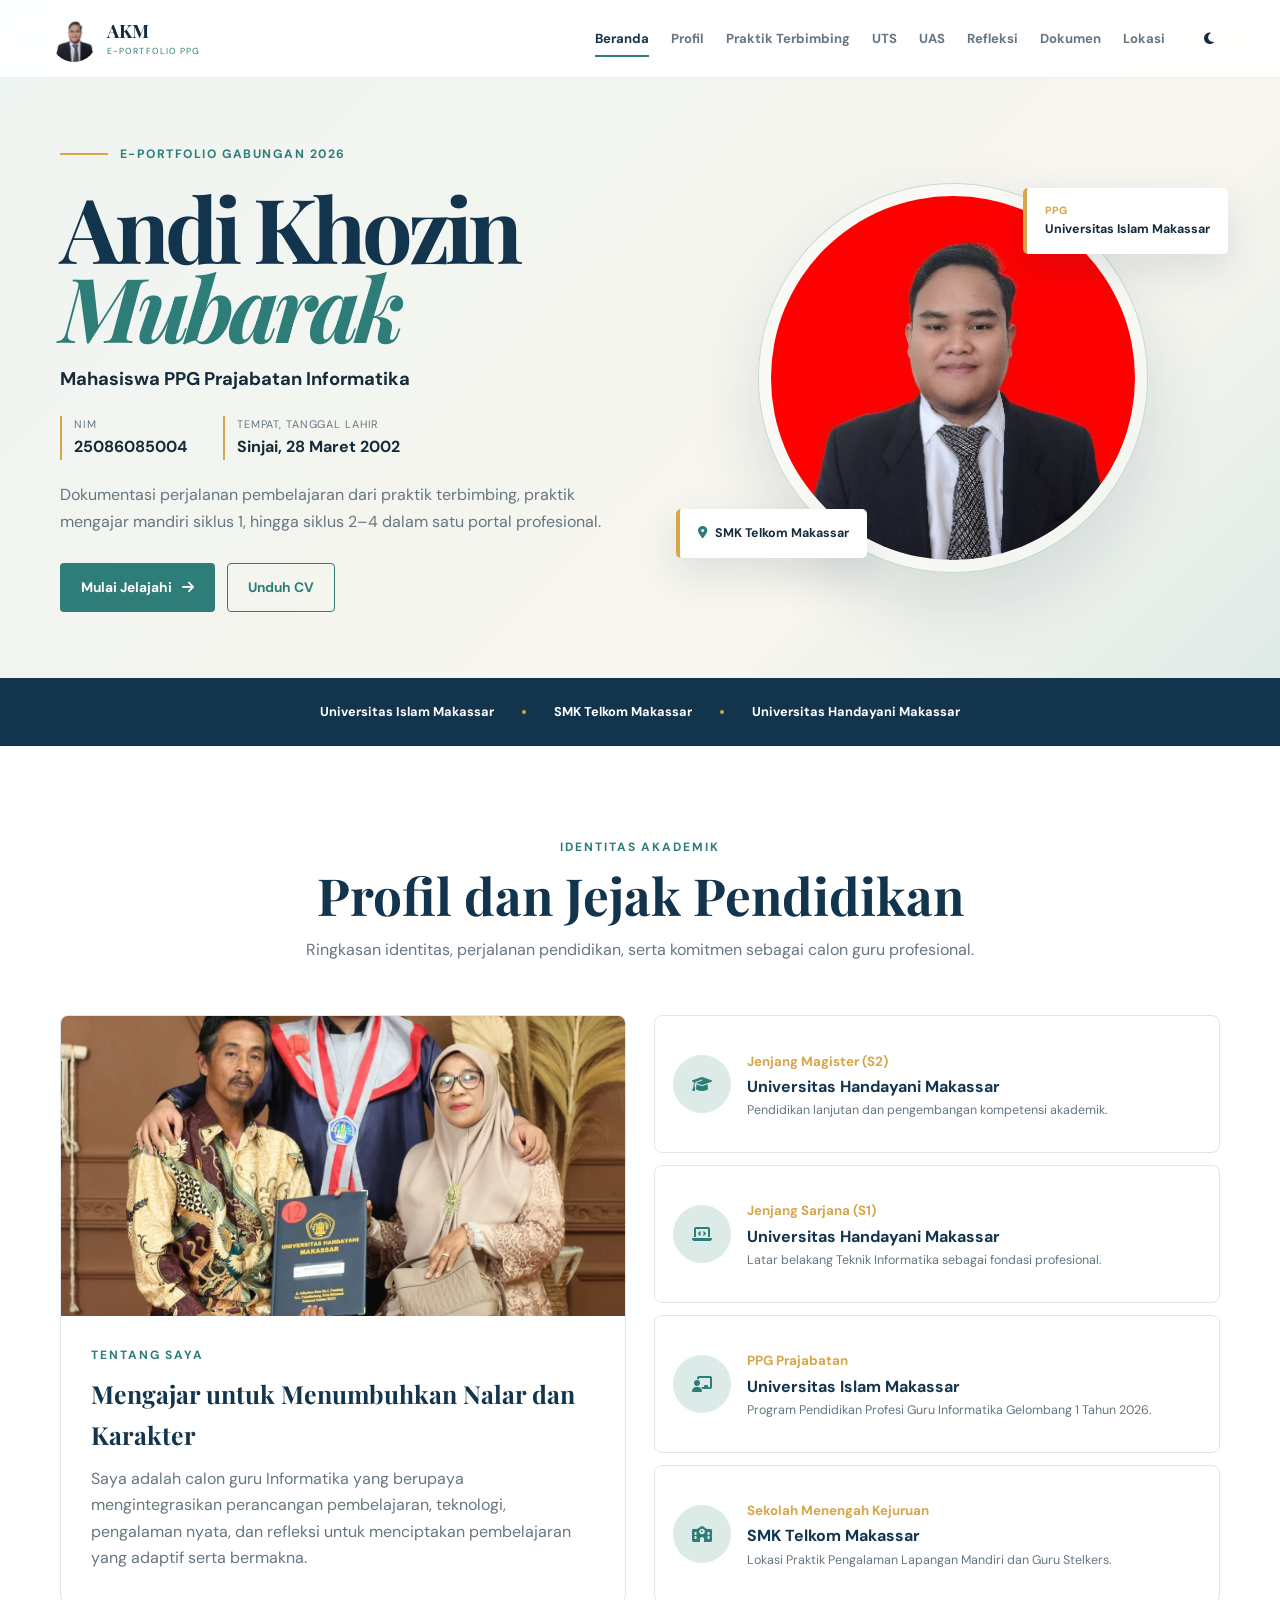
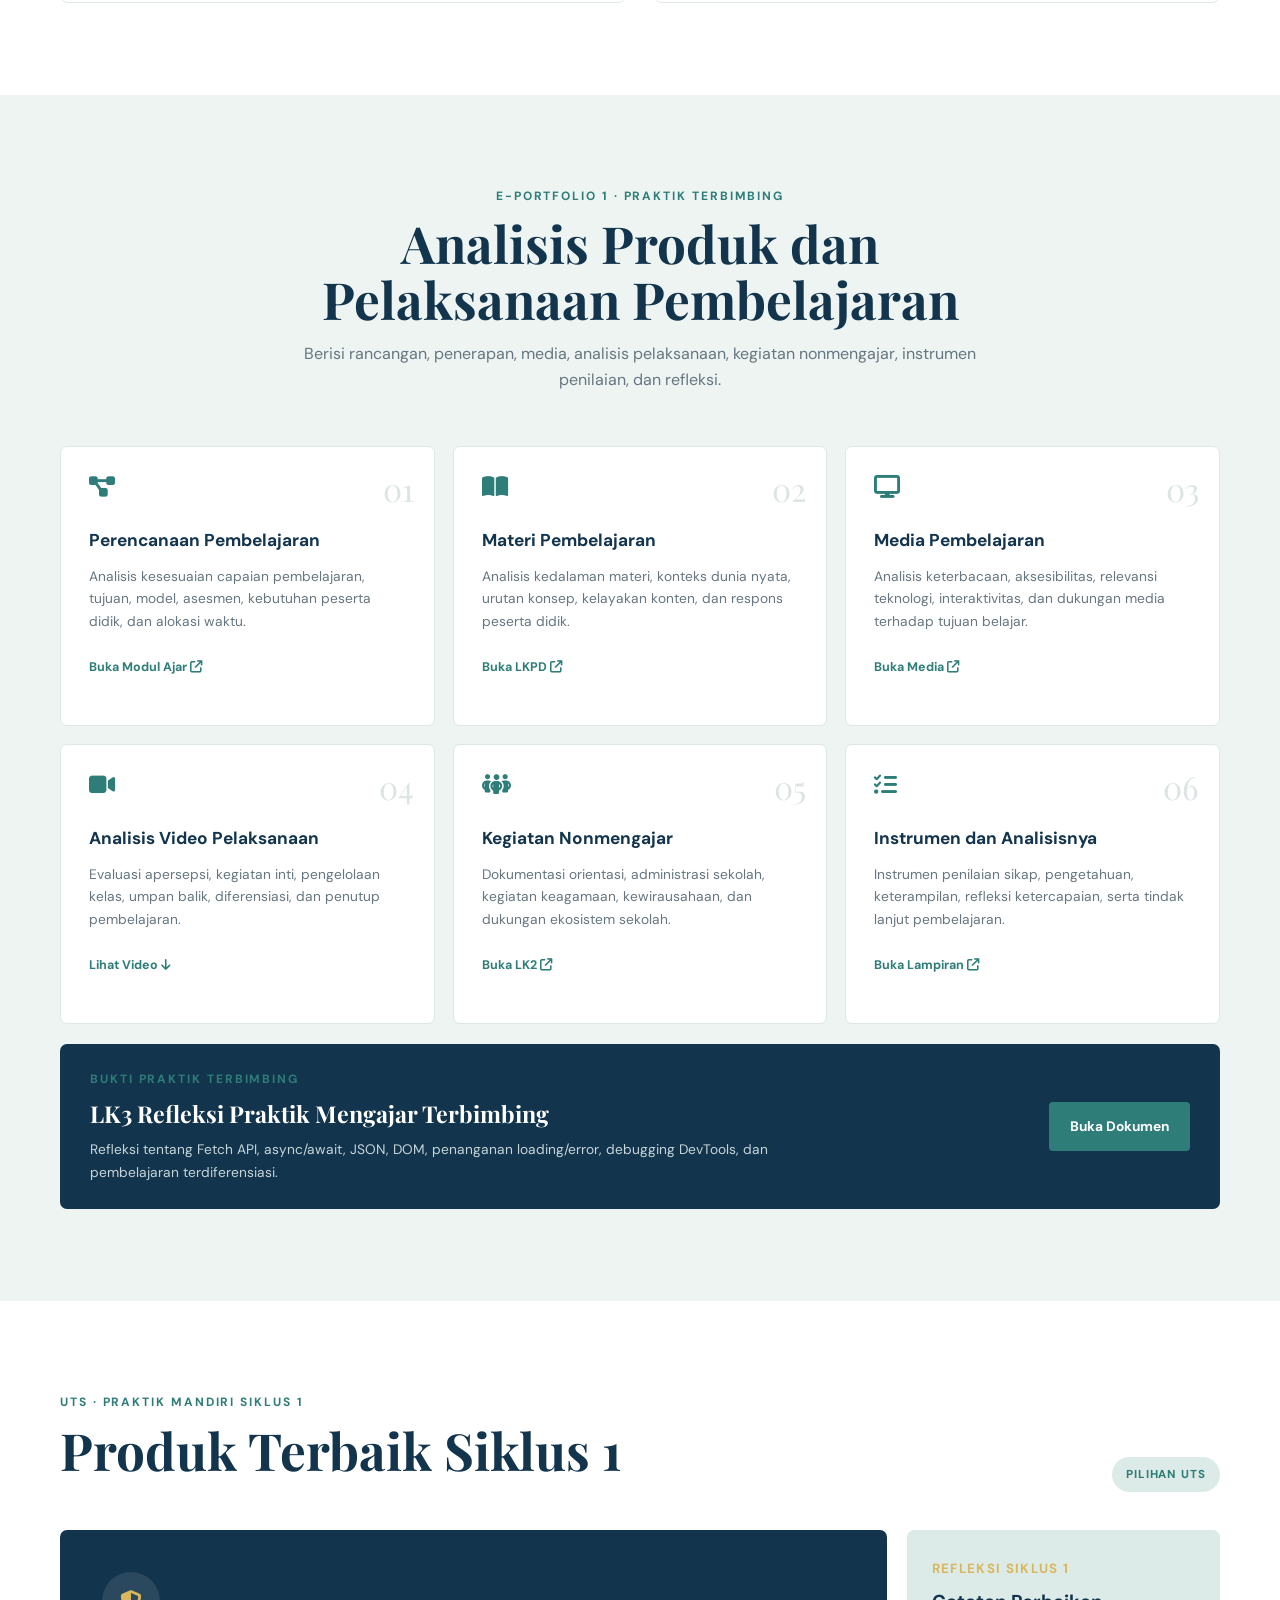
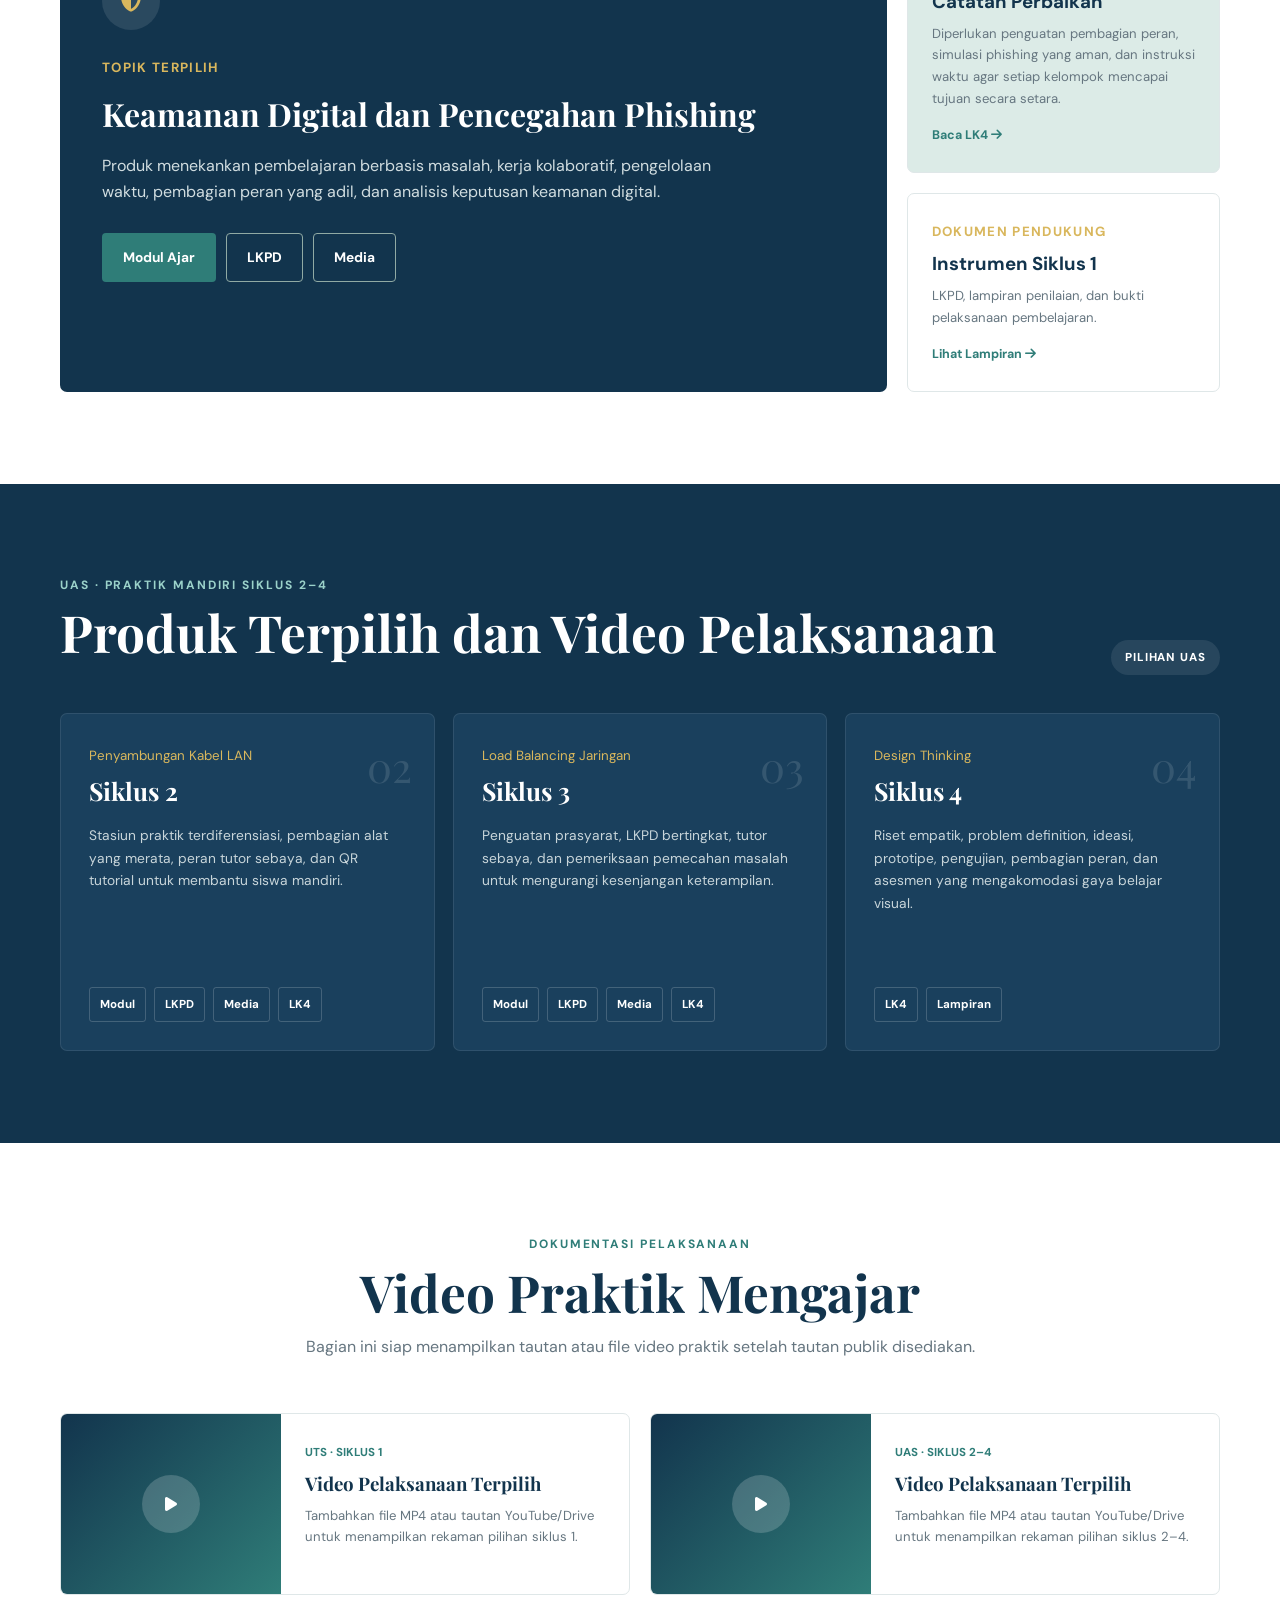
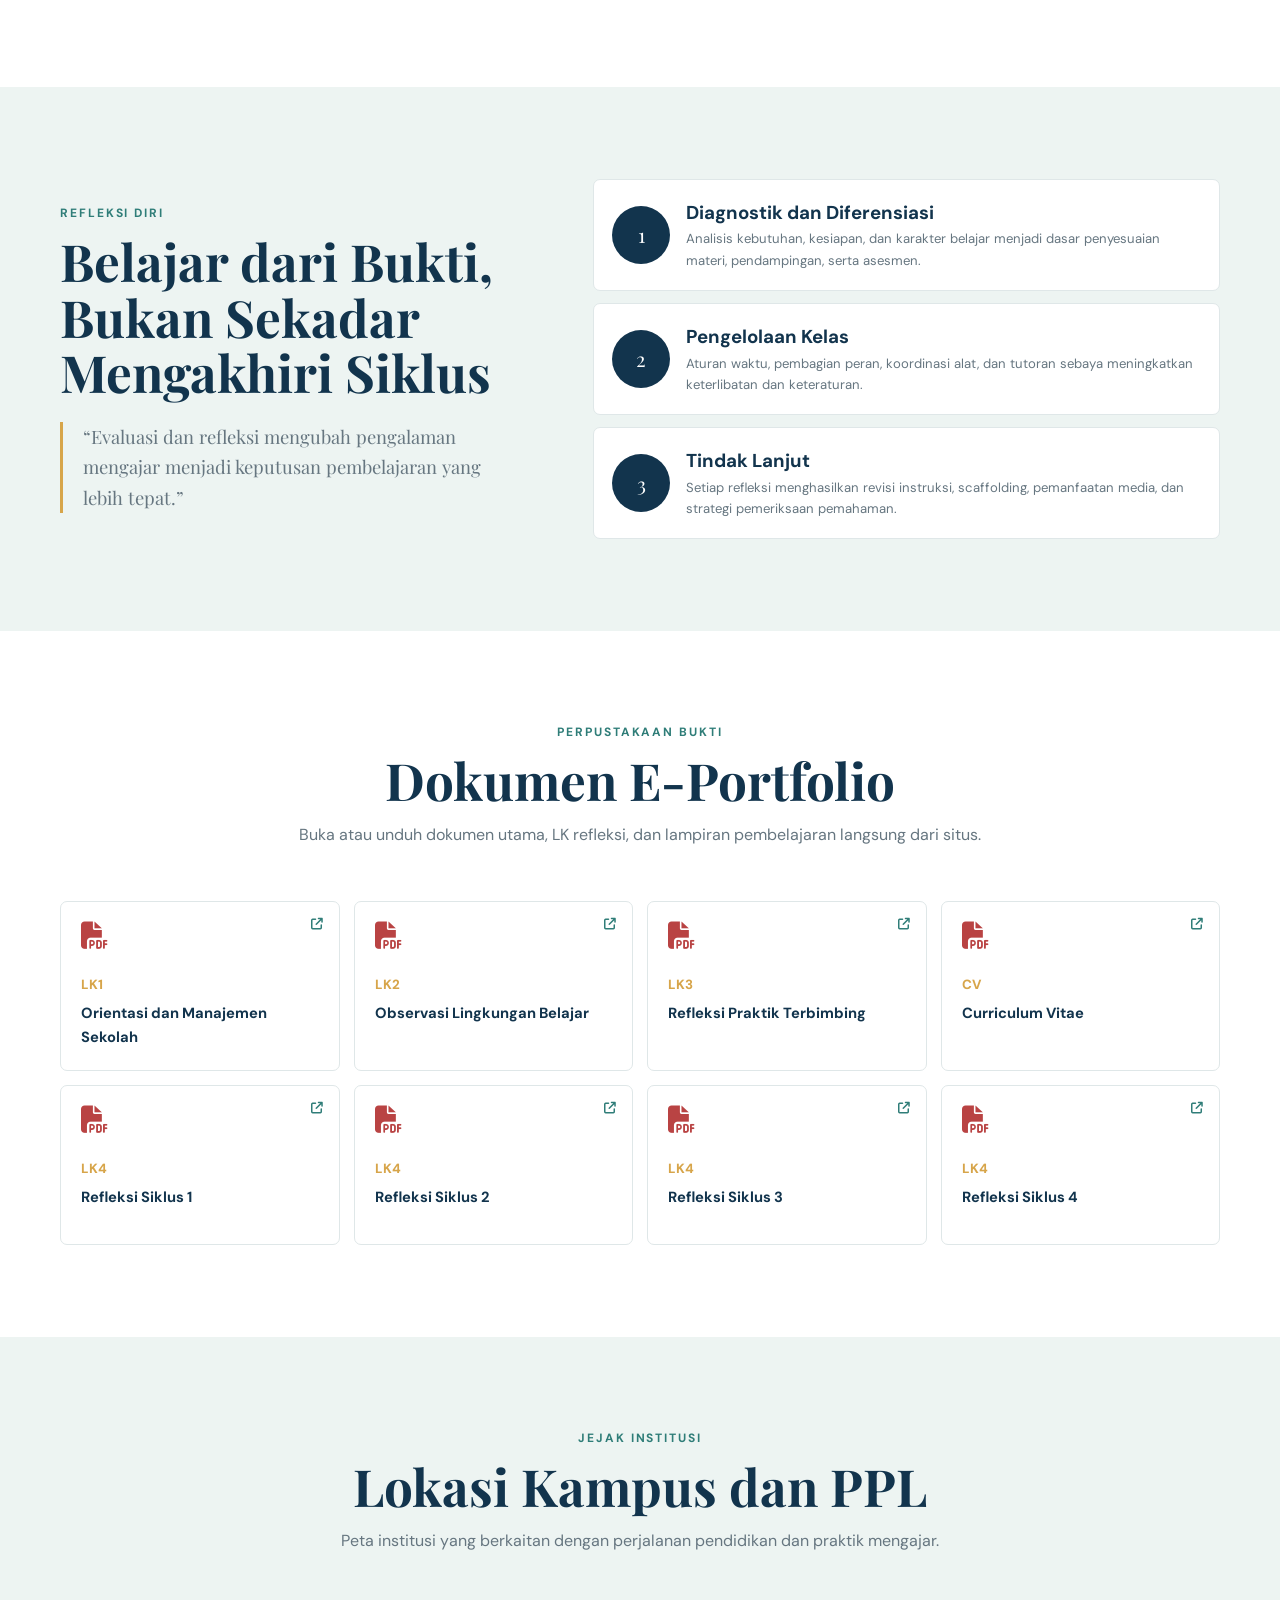
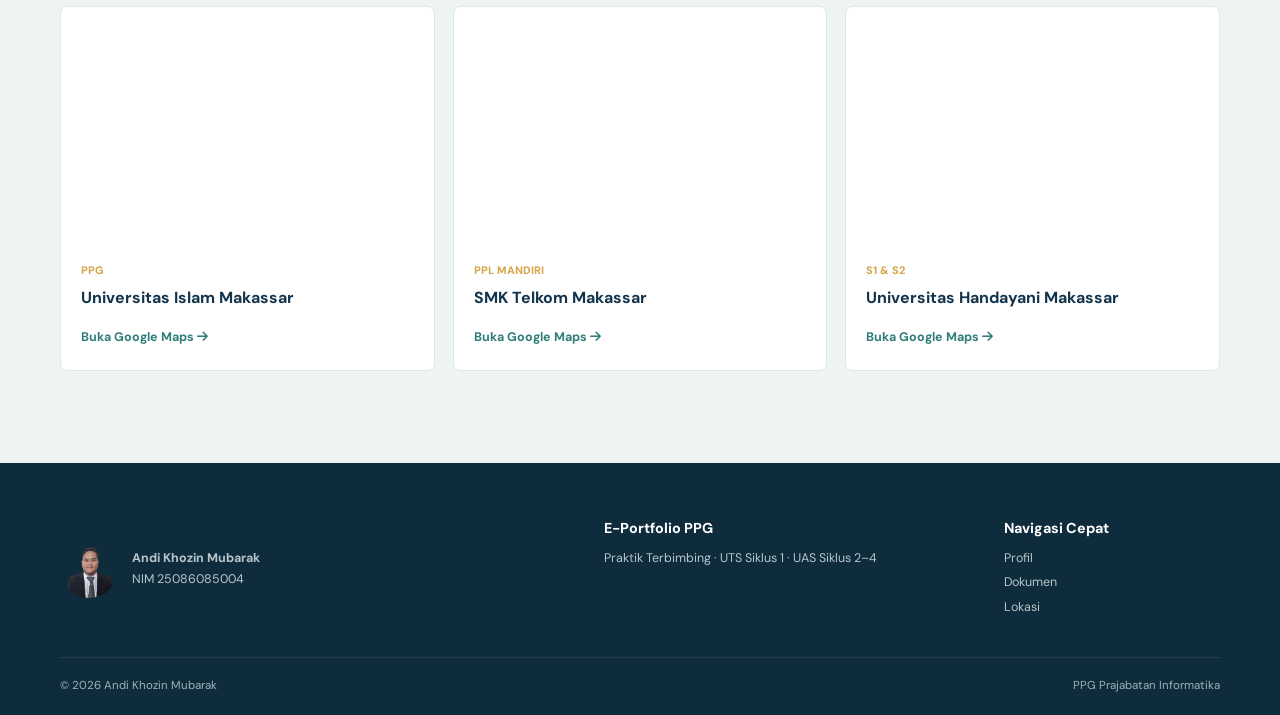
<file: index.html>
<!DOCTYPE html>
<html lang="id">
<head>
    <meta charset="UTF-8">
    <meta name="viewport" content="width=device-width, initial-scale=1.0">
    <meta name="description" content="E-Portfolio gabungan Praktik Terbimbing, UTS, dan UAS PPG Prajabatan - Andi Khozin Mubarak">
    <title>Andi Khozin Mubarak | E-Portfolio PPG</title>
    <link rel="icon" href="image/me.png" type="image/png">
    <link rel="preconnect" href="https://fonts.googleapis.com">
    <link rel="preconnect" href="https://fonts.gstatic.com" crossorigin>
    <link href="https://fonts.googleapis.com/css2?family=DM+Sans:wght@400;500;600;700&family=Playfair+Display:wght@700&display=swap" rel="stylesheet">
    <link rel="stylesheet" href="https://cdnjs.cloudflare.com/ajax/libs/font-awesome/6.5.2/css/all.min.css">
    <link rel="stylesheet" href="css/style.css">
</head>
<body>
    <header class="navbar" id="navbar">
        <a class="brand" href="#beranda" aria-label="Kembali ke beranda">
            <img src="image/me.png" alt="Andi Khozin Mubarak">
            <span><strong>AKM</strong><small>E-PORTFOLIO PPG</small></span>
        </a>
        <button class="menu-toggle" id="menuToggle" aria-expanded="false" aria-controls="navLinks" aria-label="Buka navigasi">
            <i class="fa-solid fa-bars"></i>
        </button>
        <nav class="nav-links" id="navLinks">
            <a href="#beranda" class="nav-link active">Beranda</a>
            <a href="#profil" class="nav-link">Profil</a>
            <a href="#praktik-terbimbing" class="nav-link">Praktik Terbimbing</a>
            <a href="#uts" class="nav-link">UTS</a>
            <a href="#uas" class="nav-link">UAS</a>
            <a href="#refleksi" class="nav-link">Refleksi</a>
            <a href="#dokumen" class="nav-link">Dokumen</a>
            <a href="#lokasi" class="nav-link">Lokasi</a>
        </nav>
        <button class="theme-toggle" id="themeToggle" aria-label="Ganti tema">
            <i class="fa-solid fa-moon"></i>
        </button>
    </header>

    <main>
        <section class="hero" id="beranda">
            <div class="hero-grid container">
                <div class="hero-copy reveal">
                    <p class="eyebrow"><span></span> E-Portfolio Gabungan 2026</p>
                    <h1>Andi Khozin<br><em>Mubarak</em></h1>
                    <p class="hero-role">Mahasiswa PPG Prajabatan Informatika</p>
                    <dl class="identity-line">
                        <div><dt>NIM</dt><dd>25086085004</dd></div>
                        <div><dt>Tempat, Tanggal Lahir</dt><dd>Sinjai, 28 Maret 2002</dd></div>
                    </dl>
                    <p class="hero-summary">Dokumentasi perjalanan pembelajaran dari praktik terbimbing, praktik mengajar mandiri siklus 1, hingga siklus 2–4 dalam satu portal profesional.</p>
                    <div class="hero-actions">
                        <a class="btn btn-primary" href="#praktik-terbimbing">Mulai Jelajahi <i class="fa-solid fa-arrow-right"></i></a>
                        <a class="btn btn-outline" href="pdf/cv.pdf" target="_blank" rel="noopener">Unduh CV</a>
                    </div>
                </div>
                <div class="hero-visual reveal">
                    <div class="portrait-ring">
                        <img src="image/PAS FOTO.jpg" alt="Foto profil Andi Khozin Mubarak">
                    </div>
                    <div class="floating-card card-ppg"><span>PPG</span><strong>Universitas Islam Makassar</strong></div>
                    <div class="floating-card card-ppl"><i class="fa-solid fa-location-dot"></i><strong>SMK Telkom Makassar</strong></div>
                </div>
            </div>
            <div class="institution-strip">
                <span>Universitas Islam Makassar</span><i></i><span>SMK Telkom Makassar</span><i></i><span>Universitas Handayani Makassar</span>
            </div>
        </section>

        <section class="section" id="profil">
            <div class="container">
                <div class="section-heading reveal">
                    <p class="kicker">Identitas Akademik</p>
                    <h2>Profil dan Jejak Pendidikan</h2>
                    <p>Ringkasan identitas, perjalanan pendidikan, serta komitmen sebagai calon guru profesional.</p>
                </div>
                <div class="profile-grid">
                    <article class="profile-card reveal">
                        <img src="image/myfoto2.jpeg" alt="Foto perjalanan akademik Andi Khozin Mubarak">
                        <div>
                            <p class="kicker">Tentang Saya</p>
                            <h3>Mengajar untuk Menumbuhkan Nalar dan Karakter</h3>
                            <p>Saya adalah calon guru Informatika yang berupaya mengintegrasikan perancangan pembelajaran, teknologi, pengalaman nyata, dan refleksi untuk menciptakan pembelajaran yang adaptif serta bermakna.</p>
                        </div>
                    </article>
                    <div class="education-stack reveal">
                        <article class="education-item">
                            <div class="edu-icon"><i class="fa-solid fa-graduation-cap"></i></div>
                            <div><small>Jenjang Magister (S2)</small><h3>Universitas Handayani Makassar</h3><p>Pendidikan lanjutan dan pengembangan kompetensi akademik.</p></div>
                        </article>
                        <article class="education-item">
                            <div class="edu-icon"><i class="fa-solid fa-laptop-code"></i></div>
                            <div><small>Jenjang Sarjana (S1)</small><h3>Universitas Handayani Makassar</h3><p>Latar belakang Teknik Informatika sebagai fondasi profesional.</p></div>
                        </article>
                        <article class="education-item">
                            <div class="edu-icon"><i class="fa-solid fa-chalkboard-user"></i></div>
                            <div><small>PPG Prajabatan</small><h3>Universitas Islam Makassar</h3><p>Program Pendidikan Profesi Guru Informatika Gelombang 1 Tahun 2026.</p></div>
                        </article>
                        <article class="education-item">
                            <div class="edu-icon"><i class="fa-solid fa-school"></i></div>
                            <div><small>Sekolah Menengah Kejuruan</small><h3>SMK Telkom Makassar</h3><p>Lokasi Praktik Pengalaman Lapangan Mandiri dan Guru Stelkers.</p></div>
                        </article>
                    </div>
                </div>
            </div>
        </section>

        <section class="section section-tinted" id="praktik-terbimbing">
            <div class="container">
                <div class="section-heading reveal">
                    <p class="kicker">E-Portfolio 1 · Praktik Terbimbing</p>
                    <h2>Analisis Produk dan Pelaksanaan Pembelajaran</h2>
                    <p>Berisi rancangan, penerapan, media, analisis pelaksanaan, kegiatan nonmengajar, instrumen penilaian, dan refleksi.</p>
                </div>
                <div class="analysis-grid">
                    <article class="analysis-card reveal"><span>01</span><i class="fa-solid fa-diagram-project"></i><h3>Perencanaan Pembelajaran</h3><p>Analisis kesesuaian capaian pembelajaran, tujuan, model, asesmen, kebutuhan peserta didik, dan alokasi waktu.</p><a href="pdf/MODUL AJAR SIKLUS 1.pdf" target="_blank">Buka Modul Ajar <i class="fa-solid fa-arrow-up-right-from-square"></i></a></article>
                    <article class="analysis-card reveal"><span>02</span><i class="fa-solid fa-book-open"></i><h3>Materi Pembelajaran</h3><p>Analisis kedalaman materi, konteks dunia nyata, urutan konsep, kelayakan konten, dan respons peserta didik.</p><a href="pdf/LKPD Siklus 1.pdf" target="_blank">Buka LKPD <i class="fa-solid fa-arrow-up-right-from-square"></i></a></article>
                    <article class="analysis-card reveal"><span>03</span><i class="fa-solid fa-display"></i><h3>Media Pembelajaran</h3><p>Analisis keterbacaan, aksesibilitas, relevansi teknologi, interaktivitas, dan dukungan media terhadap tujuan belajar.</p><a href="pdf/MEDIA AJAR SIKLUS 1.pdf" target="_blank">Buka Media <i class="fa-solid fa-arrow-up-right-from-square"></i></a></article>
                    <article class="analysis-card reveal"><span>04</span><i class="fa-solid fa-video"></i><h3>Analisis Video Pelaksanaan</h3><p>Evaluasi apersepsi, kegiatan inti, pengelolaan kelas, umpan balik, diferensiasi, dan penutup pembelajaran.</p><a href="#video-pelaksanaan">Lihat Video <i class="fa-solid fa-arrow-down"></i></a></article>
                    <article class="analysis-card reveal"><span>05</span><i class="fa-solid fa-people-group"></i><h3>Kegiatan Nonmengajar</h3><p>Dokumentasi orientasi, administrasi sekolah, kegiatan keagamaan, kewirausahaan, dan dukungan ekosistem sekolah.</p><a href="pdf/LK2_Observasi_Lingkungan_Belajar.pdf" target="_blank">Buka LK2 <i class="fa-solid fa-arrow-up-right-from-square"></i></a></article>
                    <article class="analysis-card reveal"><span>06</span><i class="fa-solid fa-list-check"></i><h3>Instrumen dan Analisisnya</h3><p>Instrumen penilaian sikap, pengetahuan, keterampilan, refleksi ketercapaian, serta tindak lanjut pembelajaran.</p><a href="pdf/lampiran 7.pdf" target="_blank">Buka Lampiran <i class="fa-solid fa-arrow-up-right-from-square"></i></a></article>
                </div>
                <div class="guided-doc reveal">
                    <div><p class="kicker">Bukti Praktik Terbimbing</p><h3>LK3 Refleksi Praktik Mengajar Terbimbing</h3><p>Refleksi tentang Fetch API, async/await, JSON, DOM, penanganan loading/error, debugging DevTools, dan pembelajaran terdiferensiasi.</p></div>
                    <a class="btn btn-primary" href="pdf/LK3_Praktik_Terbimbing.pdf" target="_blank">Buka Dokumen</a>
                </div>
            </div>
        </section>

        <section class="section" id="uts">
            <div class="container">
                <div class="submission-header reveal">
                    <div><p class="kicker">UTS · Praktik Mandiri Siklus 1</p><h2>Produk Terbaik Siklus 1</h2></div>
                    <span class="submission-badge">Pilihan UTS</span>
                </div>
                <div class="submission-grid">
                    <article class="submission-feature reveal">
                        <div class="feature-icon"><i class="fa-solid fa-shield-halved"></i></div>
                        <small>Topik Terpilih</small>
                        <h3>Keamanan Digital dan Pencegahan Phishing</h3>
                        <p>Produk menekankan pembelajaran berbasis masalah, kerja kolaboratif, pengelolaan waktu, pembagian peran yang adil, dan analisis keputusan keamanan digital.</p>
                        <div class="feature-actions">
                            <a href="pdf/MODUL AJAR SIKLUS 1.pdf" target="_blank" class="btn btn-primary">Modul Ajar</a>
                            <a href="pdf/LKPD Siklus 1.pdf" target="_blank" class="btn btn-outline">LKPD</a>
                            <a href="pdf/MEDIA AJAR SIKLUS 1.pdf" target="_blank" class="btn btn-outline">Media</a>
                        </div>
                    </article>
                    <div class="submission-aside reveal">
                        <article><small>Refleksi Siklus 1</small><h3>Catatan Perbaikan</h3><p>Diperlukan penguatan pembagian peran, simulasi phishing yang aman, dan instruksi waktu agar setiap kelompok mencapai tujuan secara setara.</p><a href="pdf/LK4_Refleksi_Siklus_1.pdf" target="_blank">Baca LK4 <i class="fa-solid fa-arrow-right"></i></a></article>
                        <article><small>Dokumen Pendukung</small><h3>Instrumen Siklus 1</h3><p>LKPD, lampiran penilaian, dan bukti pelaksanaan pembelajaran.</p><a href="pdf/lampiran 8 siklus 1.pdf" target="_blank">Lihat Lampiran <i class="fa-solid fa-arrow-right"></i></a></article>
                    </div>
                </div>
            </div>
        </section>

        <section class="section section-dark" id="uas">
            <div class="container">
                <div class="submission-header reveal">
                    <div><p class="kicker light">UAS · Praktik Mandiri Siklus 2–4</p><h2>Produk Terpilih dan Video Pelaksanaan</h2></div>
                    <span class="submission-badge dark">Pilihan UAS</span>
                </div>
                <div class="cycle-grid">
                    <article class="cycle-card reveal"><div class="cycle-no">02</div><small>Penyambungan Kabel LAN</small><h3>Siklus 2</h3><p>Stasiun praktik terdiferensiasi, pembagian alat yang merata, peran tutor sebaya, dan QR tutorial untuk membantu siswa mandiri.</p><div class="cycle-links"><a href="pdf/MODUL AJAR SIKLUS 2.pdf" target="_blank">Modul</a><a href="pdf/LKPD Siklus 2.pdf" target="_blank">LKPD</a><a href="pdf/MEDIA AJAR SIKLUS 2.pdf" target="_blank">Media</a><a href="pdf/LK4_Refleksi_Siklus_2.pdf" target="_blank">LK4</a></div></article>
                    <article class="cycle-card reveal"><div class="cycle-no">03</div><small>Load Balancing Jaringan</small><h3>Siklus 3</h3><p>Penguatan prasyarat, LKPD bertingkat, tutor sebaya, dan pemeriksaan pemecahan masalah untuk mengurangi kesenjangan keterampilan.</p><div class="cycle-links"><a href="pdf/MODUL AJAR SIKLUS 3.pdf" target="_blank">Modul</a><a href="pdf/LKPD Siklus 3.pdf" target="_blank">LKPD</a><a href="pdf/MEDIA AJAR SIKLUS 3.pdf" target="_blank">Media</a><a href="pdf/LK4_Refleksi_Siklus_3.pdf" target="_blank">LK4</a></div></article>
                    <article class="cycle-card reveal"><div class="cycle-no">04</div><small>Design Thinking</small><h3>Siklus 4</h3><p>Riset empatik, problem definition, ideasi, prototipe, pengujian, pembagian peran, dan asesmen yang mengakomodasi gaya belajar visual.</p><div class="cycle-links"><a href="pdf/LK4_Refleksi_Siklus_4.pdf" target="_blank">LK4</a><a href="pdf/lampiran 7.pdf" target="_blank">Lampiran</a></div></article>
                </div>
            </div>
        </section>

        <section class="section" id="video-pelaksanaan">
            <div class="container">
                <div class="section-heading reveal"><p class="kicker">Dokumentasi Pelaksanaan</p><h2>Video Praktik Mengajar</h2><p>Bagian ini siap menampilkan tautan atau file video praktik setelah tautan publik disediakan.</p></div>
                <div class="video-grid">
                    <article class="video-card reveal"><div class="video-placeholder"><i class="fa-solid fa-play"></i></div><div><span>UTS · Siklus 1</span><h3>Video Pelaksanaan Terpilih</h3><p>Tambahkan file MP4 atau tautan YouTube/Drive untuk menampilkan rekaman pilihan siklus 1.</p></div></article>
                    <article class="video-card reveal"><div class="video-placeholder"><i class="fa-solid fa-play"></i></div><div><span>UAS · Siklus 2–4</span><h3>Video Pelaksanaan Terpilih</h3><p>Tambahkan file MP4 atau tautan YouTube/Drive untuk menampilkan rekaman pilihan siklus 2–4.</p></div></article>
                </div>
            </div>
        </section>

        <section class="section section-tinted" id="refleksi">
            <div class="container reflection-grid">
                <div class="reflection-lead reveal"><p class="kicker">Refleksi Diri</p><h2>Belajar dari Bukti, Bukan Sekadar Mengakhiri Siklus</h2><blockquote>“Evaluasi dan refleksi mengubah pengalaman mengajar menjadi keputusan pembelajaran yang lebih tepat.”</blockquote></div>
                <div class="reflection-list reveal">
                    <article><span>1</span><div><h3>Diagnostik dan Diferensiasi</h3><p>Analisis kebutuhan, kesiapan, dan karakter belajar menjadi dasar penyesuaian materi, pendampingan, serta asesmen.</p></div></article>
                    <article><span>2</span><div><h3>Pengelolaan Kelas</h3><p>Aturan waktu, pembagian peran, koordinasi alat, dan tutoran sebaya meningkatkan keterlibatan dan keteraturan.</p></div></article>
                    <article><span>3</span><div><h3>Tindak Lanjut</h3><p>Setiap refleksi menghasilkan revisi instruksi, scaffolding, pemanfaatan media, dan strategi pemeriksaan pemahaman.</p></div></article>
                </div>
            </div>
        </section>

        <section class="section" id="dokumen">
            <div class="container">
                <div class="section-heading reveal"><p class="kicker">Perpustakaan Bukti</p><h2>Dokumen E-Portfolio</h2><p>Buka atau unduh dokumen utama, LK refleksi, dan lampiran pembelajaran langsung dari situs.</p></div>
                <div class="document-grid">
                    <a class="document-card reveal" href="pdf/LK1_Orientasi_Lapangan.pdf" target="_blank"><i class="fa-solid fa-file-pdf"></i><div><small>LK1</small><h3>Orientasi dan Manajemen Sekolah</h3></div><i class="fa-solid fa-arrow-up-right-from-square doc-arrow"></i></a>
                    <a class="document-card reveal" href="pdf/LK2_Observasi_Lingkungan_Belajar.pdf" target="_blank"><i class="fa-solid fa-file-pdf"></i><div><small>LK2</small><h3>Observasi Lingkungan Belajar</h3></div><i class="fa-solid fa-arrow-up-right-from-square doc-arrow"></i></a>
                    <a class="document-card reveal" href="pdf/LK3_Praktik_Terbimbing.pdf" target="_blank"><i class="fa-solid fa-file-pdf"></i><div><small>LK3</small><h3>Refleksi Praktik Terbimbing</h3></div><i class="fa-solid fa-arrow-up-right-from-square doc-arrow"></i></a>
                    <a class="document-card reveal" href="pdf/cv.pdf" target="_blank"><i class="fa-solid fa-file-pdf"></i><div><small>CV</small><h3>Curriculum Vitae</h3></div><i class="fa-solid fa-arrow-up-right-from-square doc-arrow"></i></a>
                    <a class="document-card reveal" href="pdf/LK4_Refleksi_Siklus_1.pdf" target="_blank"><i class="fa-solid fa-file-pdf"></i><div><small>LK4</small><h3>Refleksi Siklus 1</h3></div><i class="fa-solid fa-arrow-up-right-from-square doc-arrow"></i></a>
                    <a class="document-card reveal" href="pdf/LK4_Refleksi_Siklus_2.pdf" target="_blank"><i class="fa-solid fa-file-pdf"></i><div><small>LK4</small><h3>Refleksi Siklus 2</h3></div><i class="fa-solid fa-arrow-up-right-from-square doc-arrow"></i></a>
                    <a class="document-card reveal" href="pdf/LK4_Refleksi_Siklus_3.pdf" target="_blank"><i class="fa-solid fa-file-pdf"></i><div><small>LK4</small><h3>Refleksi Siklus 3</h3></div><i class="fa-solid fa-arrow-up-right-from-square doc-arrow"></i></a>
                    <a class="document-card reveal" href="pdf/LK4_Refleksi_Siklus_4.pdf" target="_blank"><i class="fa-solid fa-file-pdf"></i><div><small>LK4</small><h3>Refleksi Siklus 4</h3></div><i class="fa-solid fa-arrow-up-right-from-square doc-arrow"></i></a>
                </div>
            </div>
        </section>

        <section class="section section-tinted" id="lokasi">
            <div class="container">
                <div class="section-heading reveal"><p class="kicker">Jejak Institusi</p><h2>Lokasi Kampus dan PPL</h2><p>Peta institusi yang berkaitan dengan perjalanan pendidikan dan praktik mengajar.</p></div>
                <div class="map-grid">
                    <article class="map-card reveal"><iframe title="Peta Universitas Islam Makassar" loading="lazy" src="https://www.google.com/maps?q=Universitas+Islam+Makassar&output=embed"></iframe><div><span>PPG</span><h3>Universitas Islam Makassar</h3><a href="https://www.google.com/maps/search/?api=1&query=Universitas+Islam+Makassar" target="_blank">Buka Google Maps <i class="fa-solid fa-arrow-right"></i></a></div></article>
                    <article class="map-card reveal"><iframe title="Peta SMK Telkom Makassar" loading="lazy" src="https://www.google.com/maps?q=SMK+Telkom+Makassar&output=embed"></iframe><div><span>PPL Mandiri</span><h3>SMK Telkom Makassar</h3><a href="https://www.google.com/maps/search/?api=1&query=SMK+Telkom+Makassar" target="_blank">Buka Google Maps <i class="fa-solid fa-arrow-right"></i></a></div></article>
                    <article class="map-card reveal"><iframe title="Peta Universitas Handayani Makassar" loading="lazy" src="https://www.google.com/maps?q=Universitas+Handayani+Makassar&output=embed"></iframe><div><span>S1 & S2</span><h3>Universitas Handayani Makassar</h3><a href="https://www.google.com/maps/search/?api=1&query=Universitas+Handayani+Makassar" target="_blank">Buka Google Maps <i class="fa-solid fa-arrow-right"></i></a></div></article>
                </div>
            </div>
        </section>
    </main>

    <footer class="footer">
        <div class="container footer-grid">
            <div><img src="image/me.png" alt="Andi Khozin Mubarak"><p><strong>Andi Khozin Mubarak</strong><br>NIM 25086085004</p></div>
            <div><h3>E-Portfolio PPG</h3><p>Praktik Terbimbing · UTS Siklus 1 · UAS Siklus 2–4</p></div>
            <div><h3>Navigasi Cepat</h3><a href="#profil">Profil</a><a href="#dokumen">Dokumen</a><a href="#lokasi">Lokasi</a></div>
        </div>
        <div class="footer-bottom container"><span>&copy; 2026 Andi Khozin Mubarak</span><span>PPG Prajabatan Informatika</span></div>
    </footer>
    <button class="back-to-top" id="backToTop" aria-label="Kembali ke atas"><i class="fa-solid fa-arrow-up"></i></button>
    <script src="js/script.js"></script>
</body>
</html>
</file>
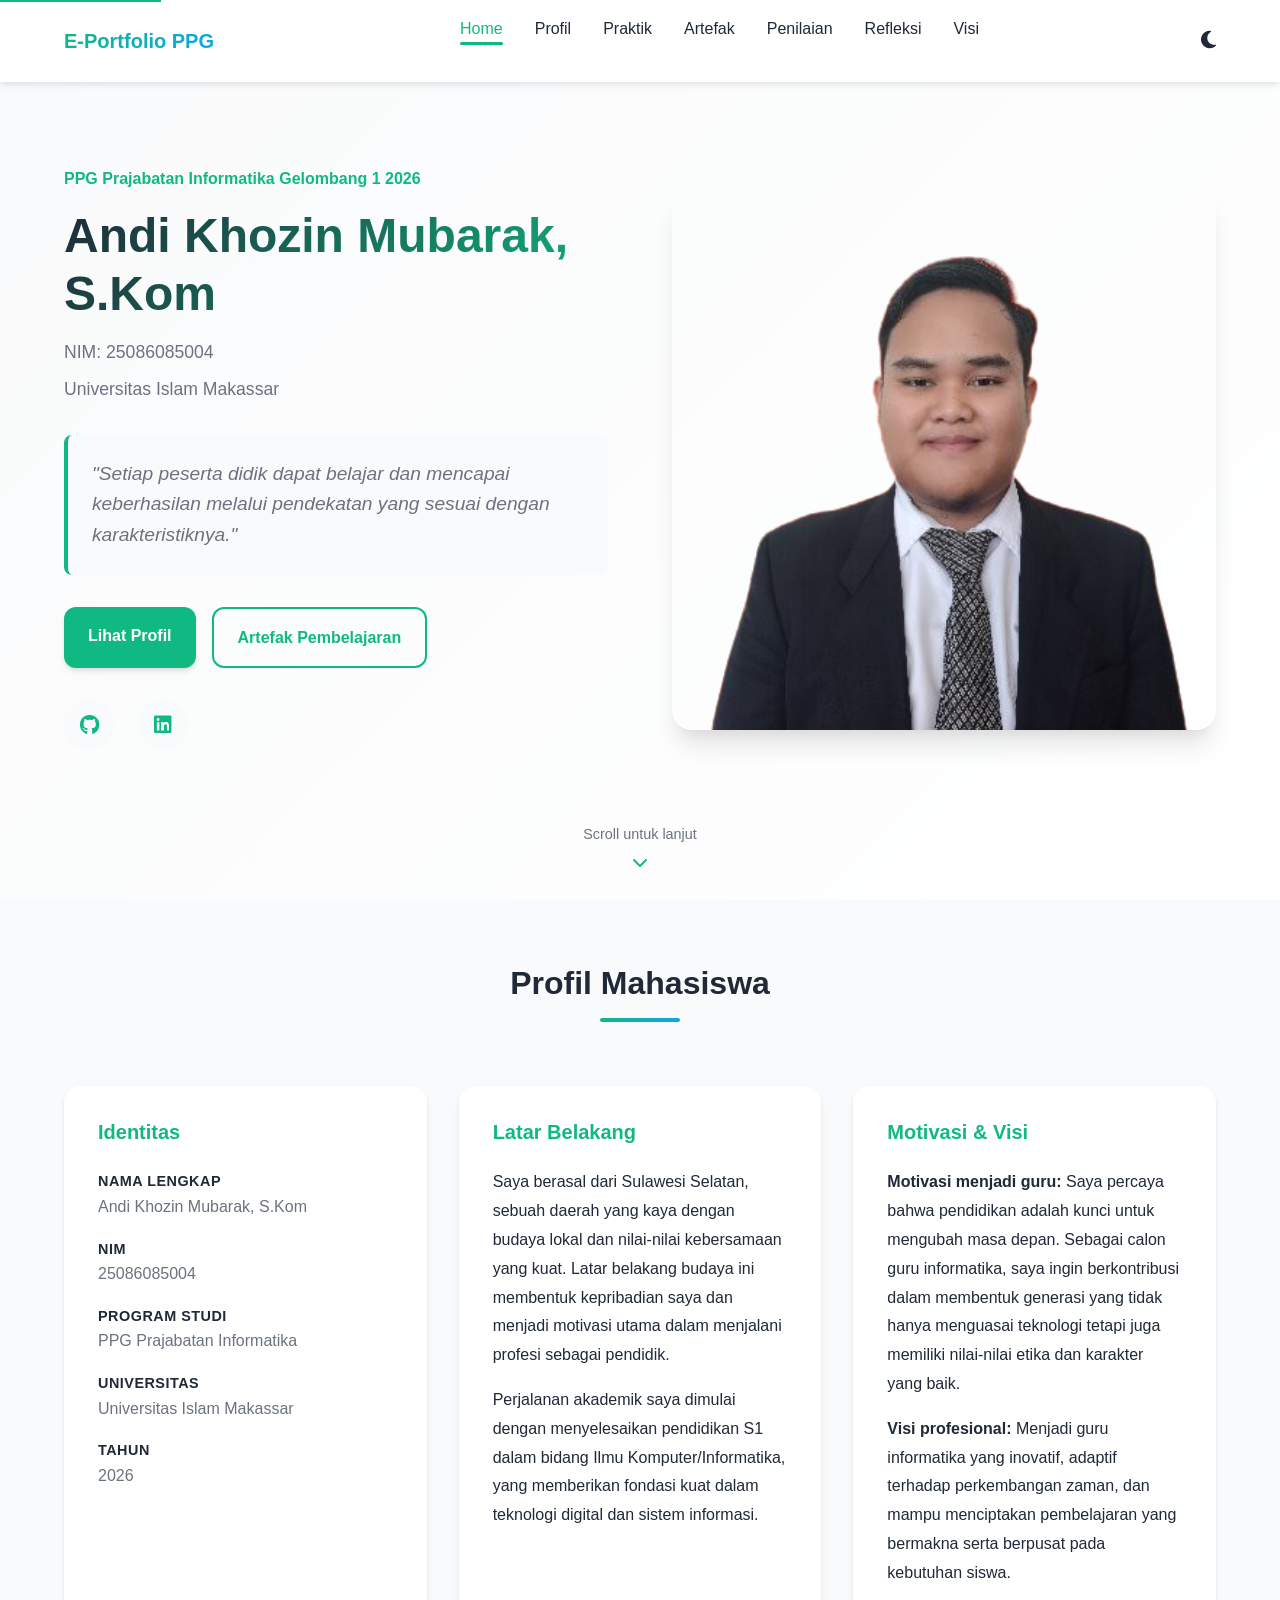
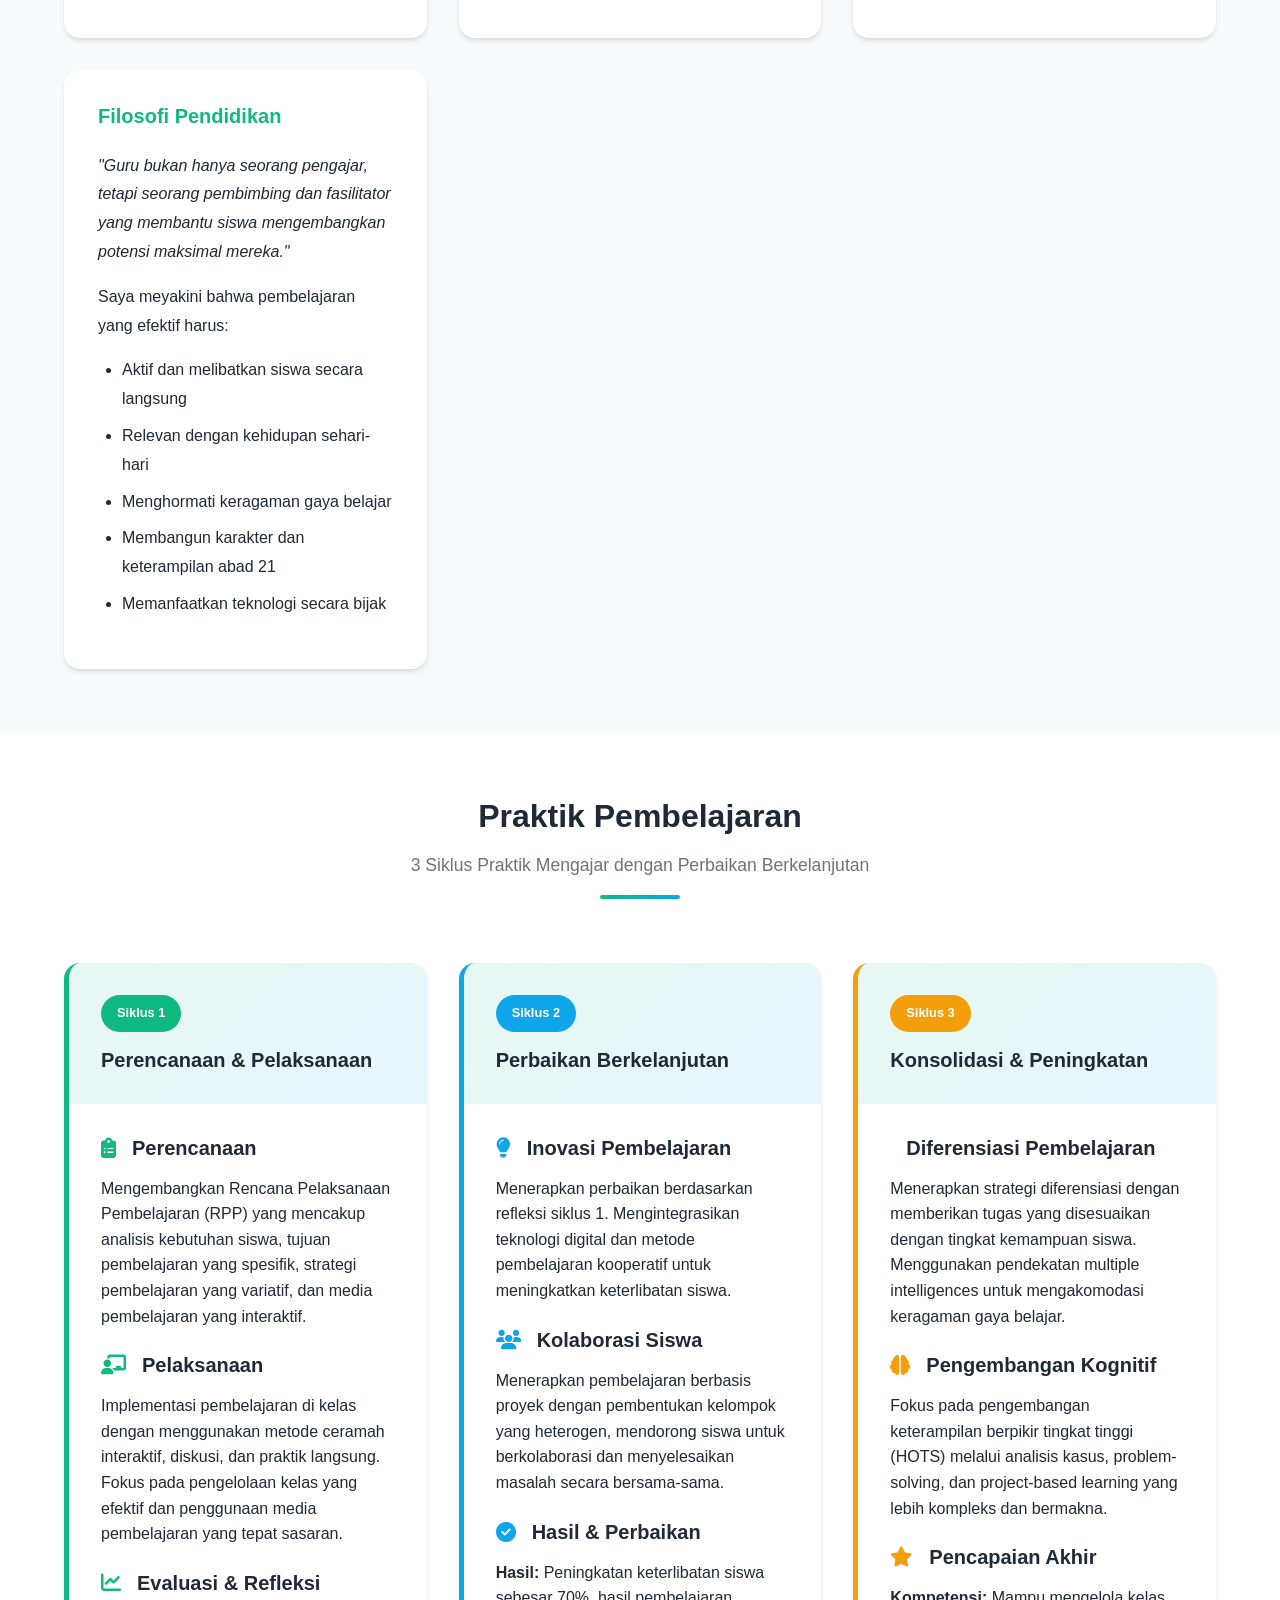
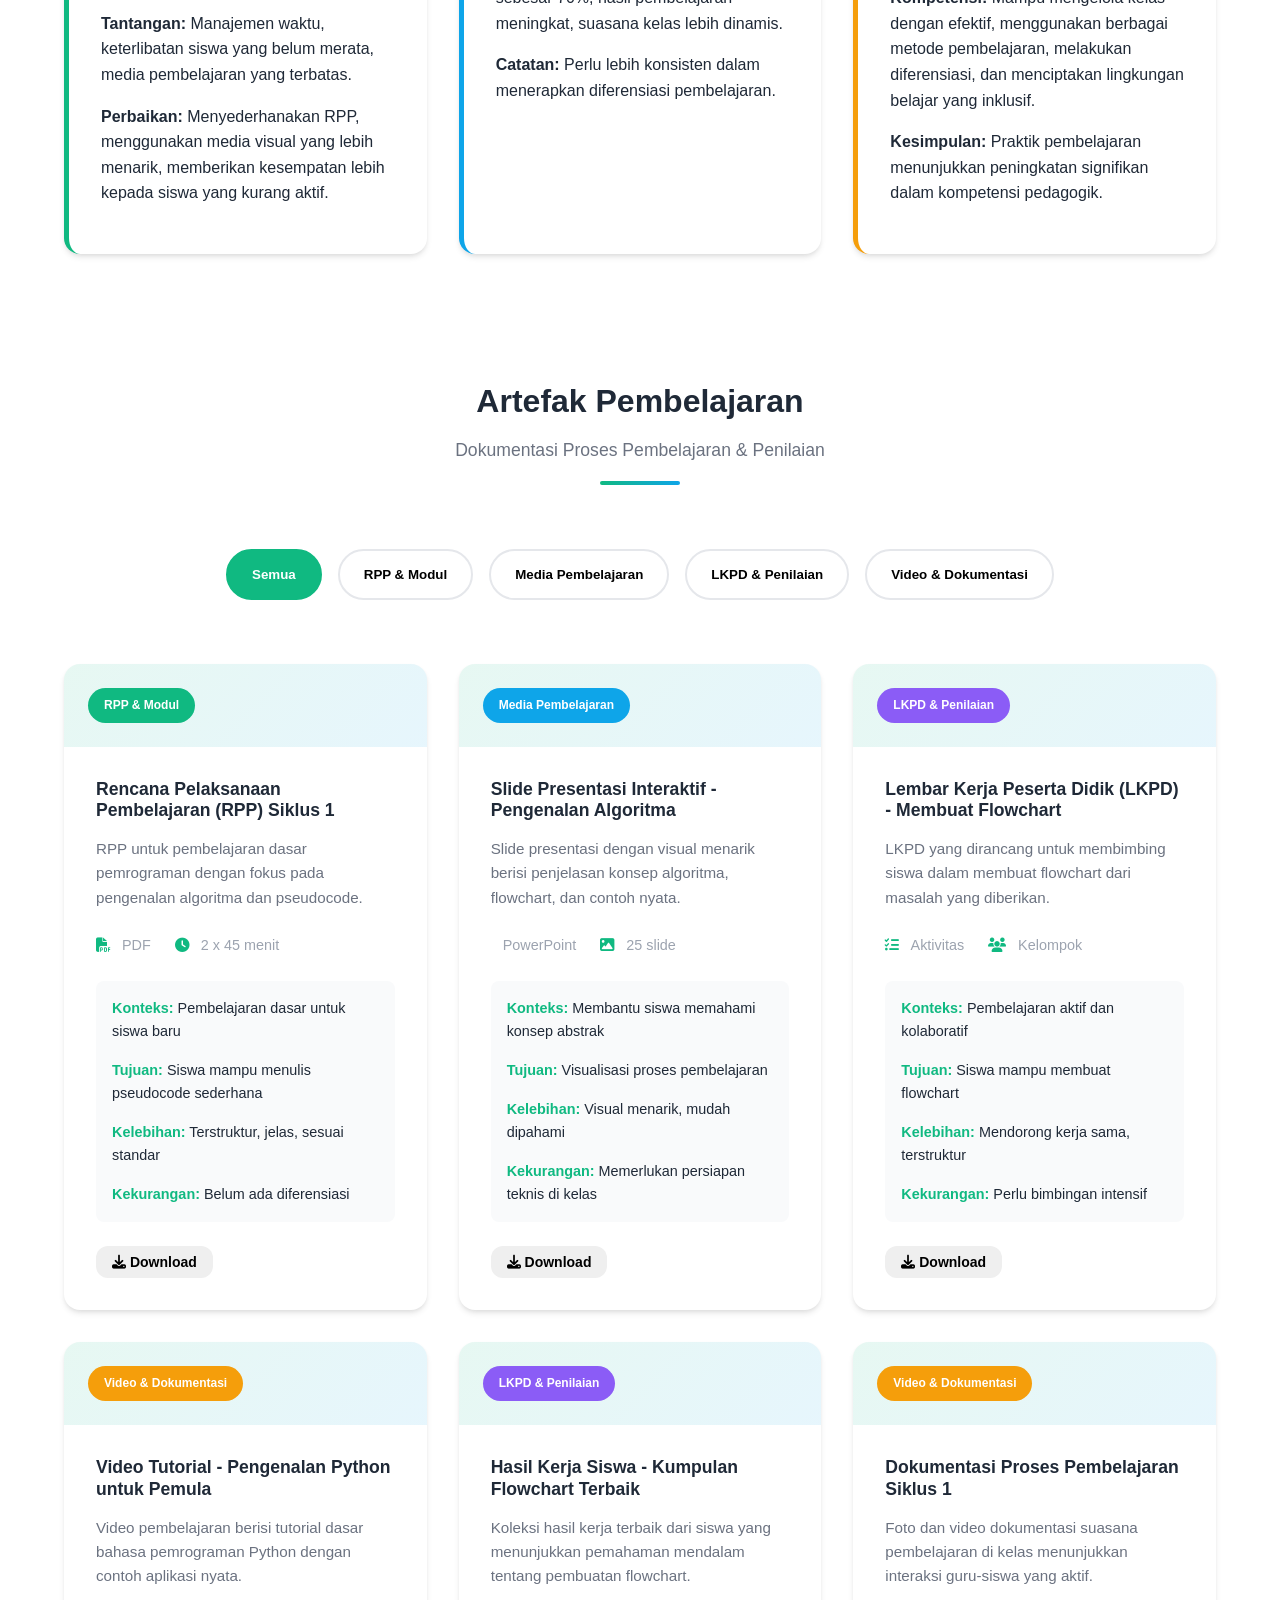
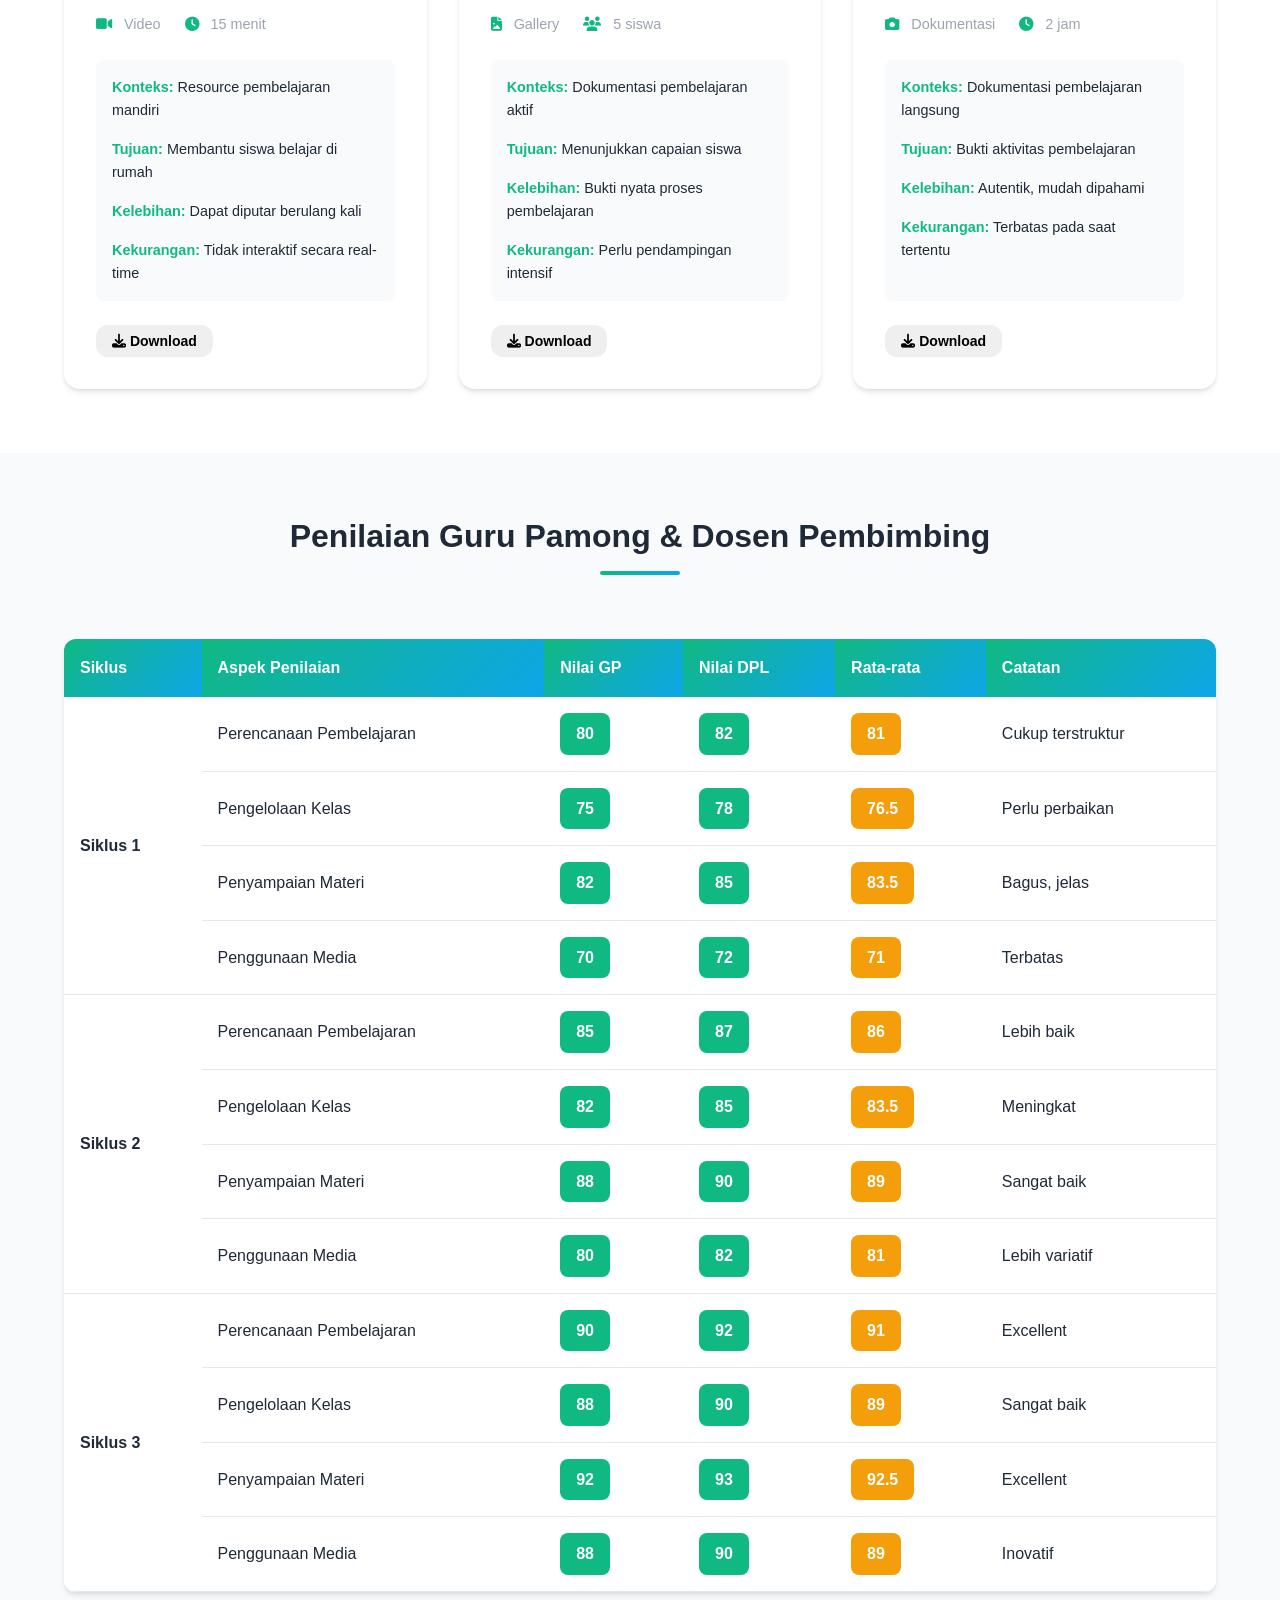
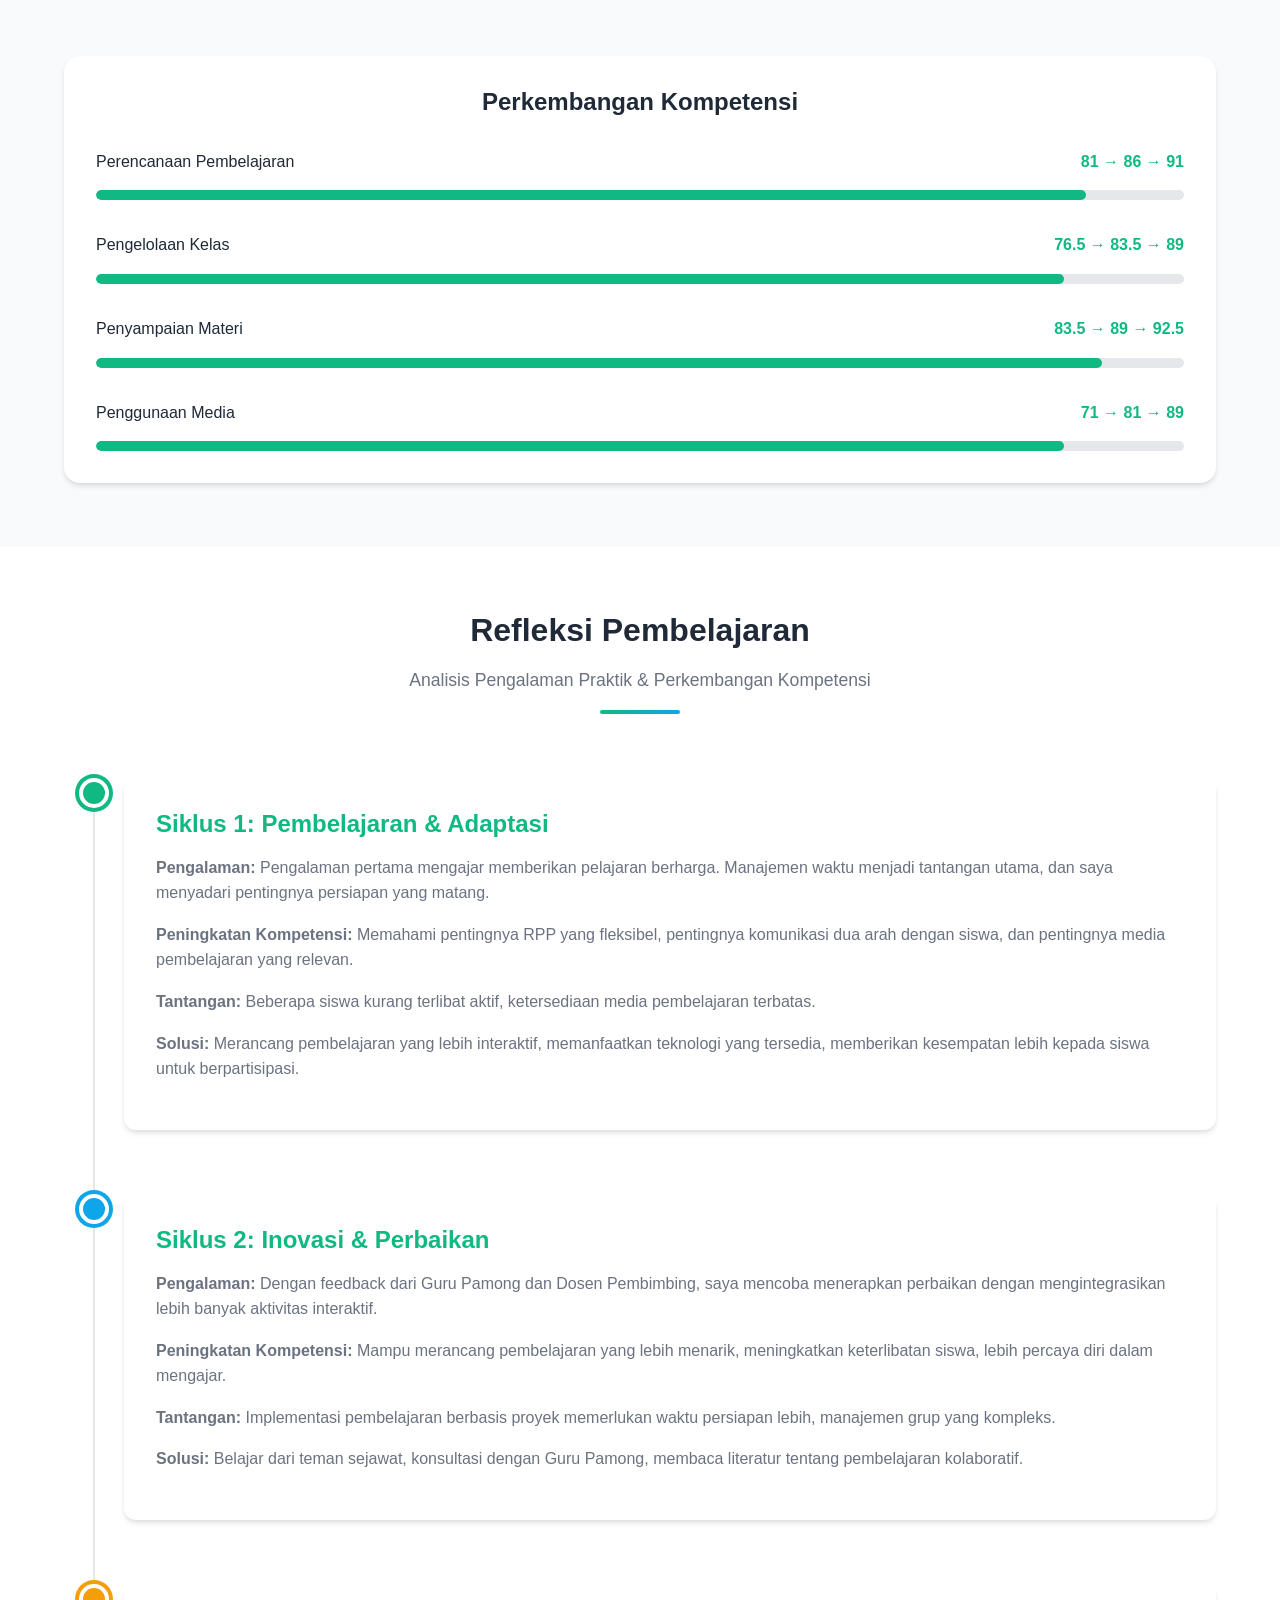
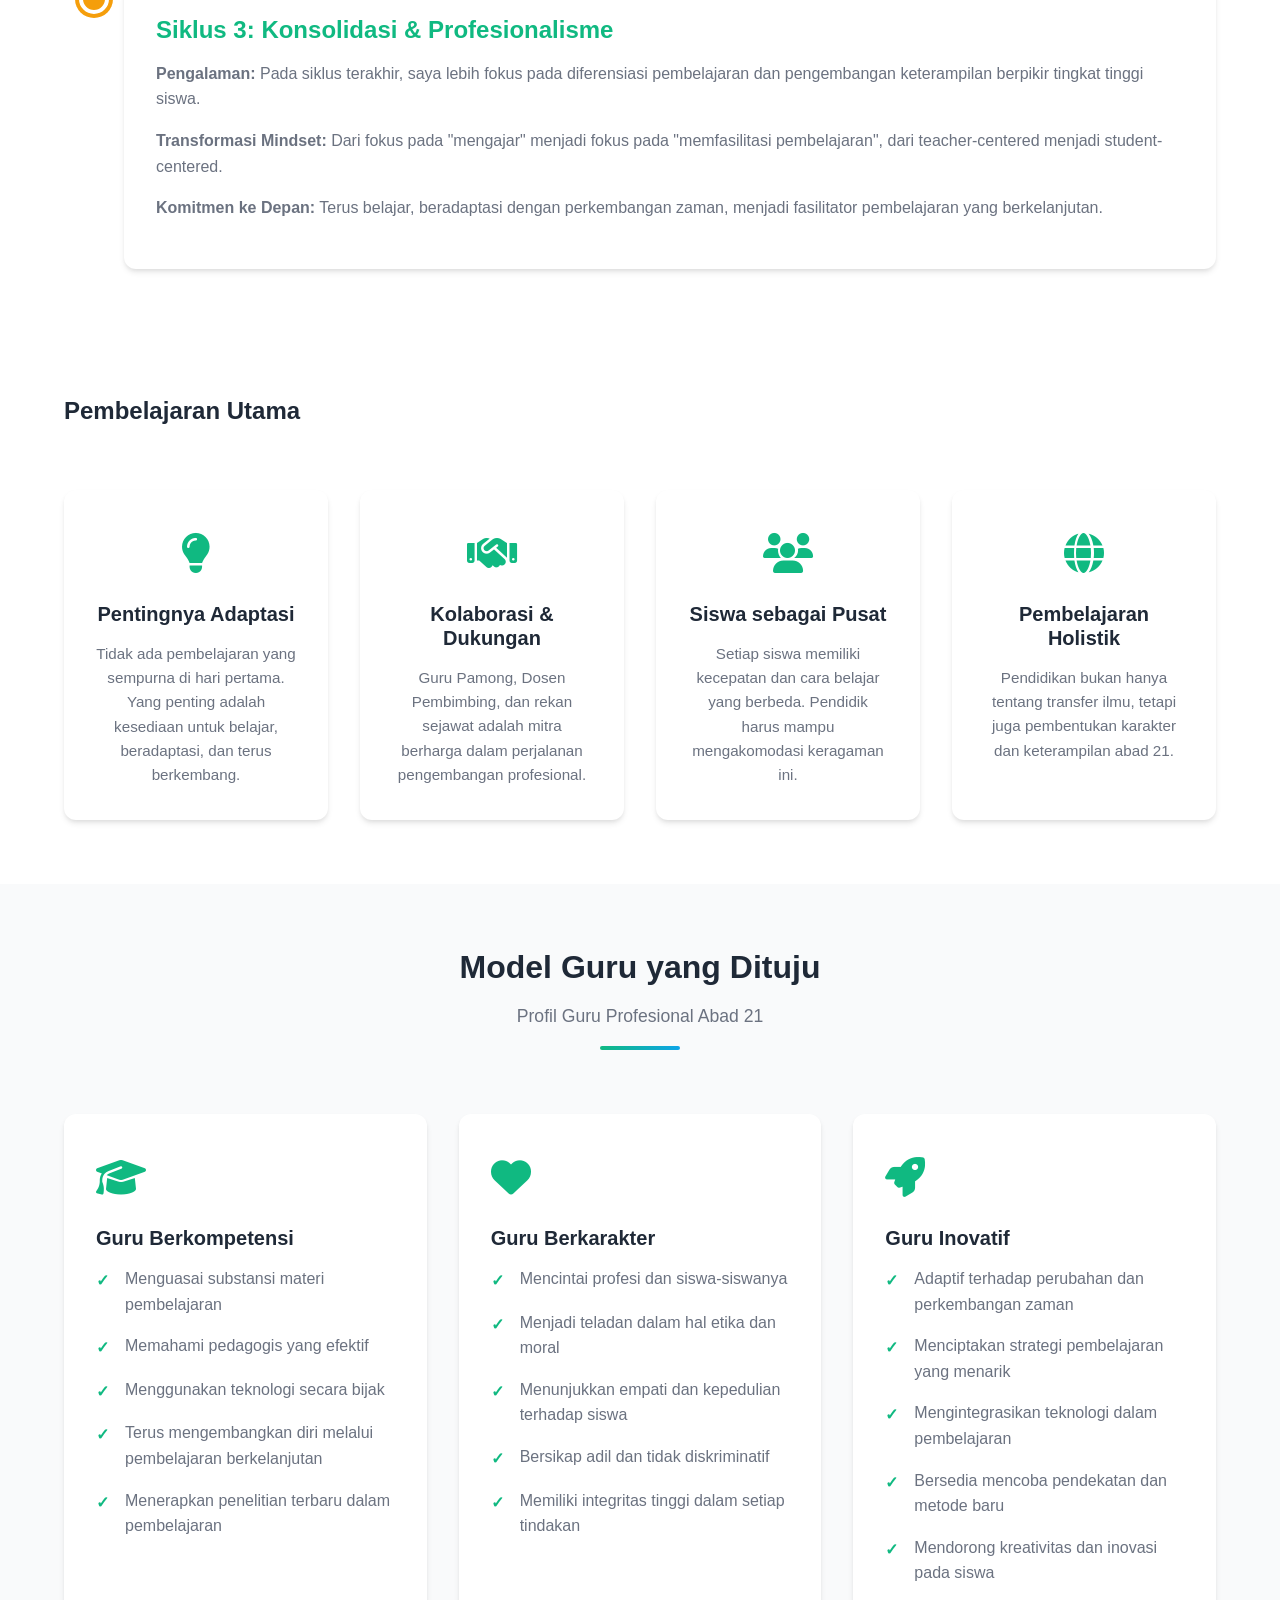
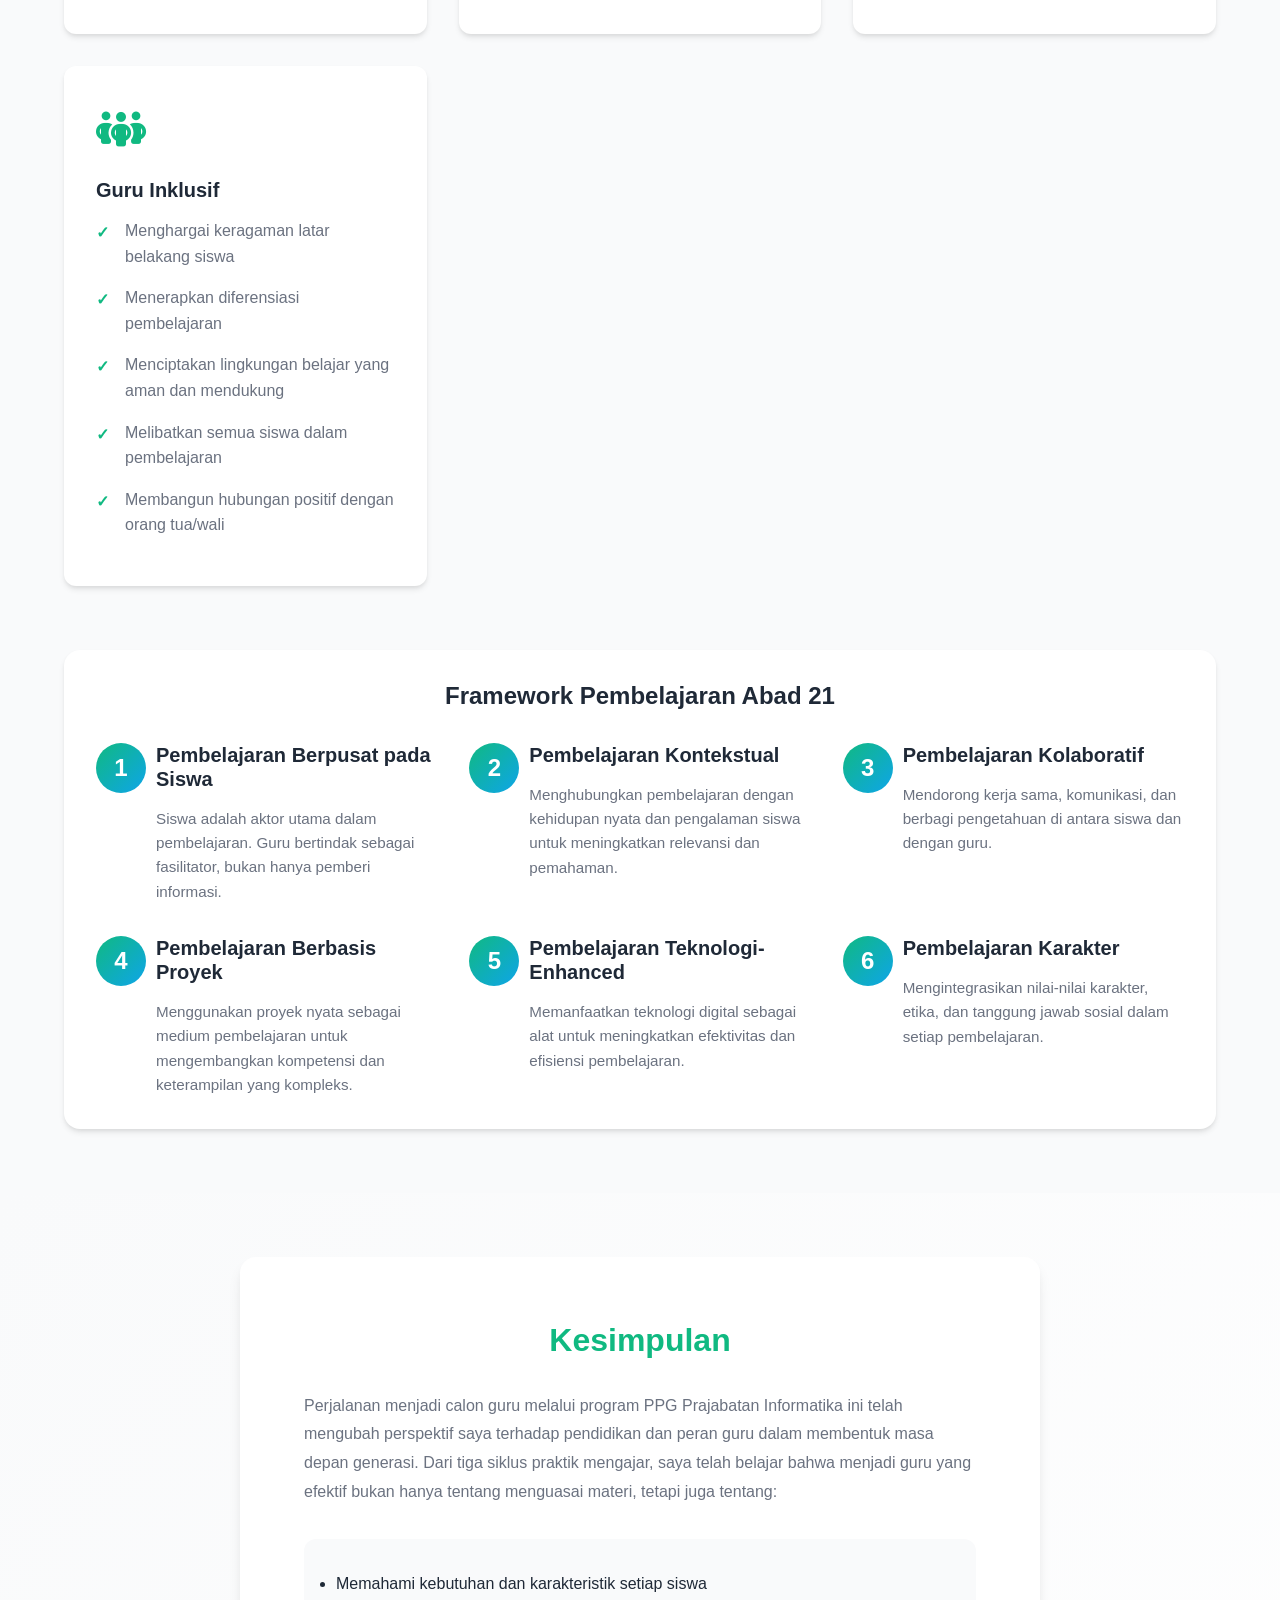
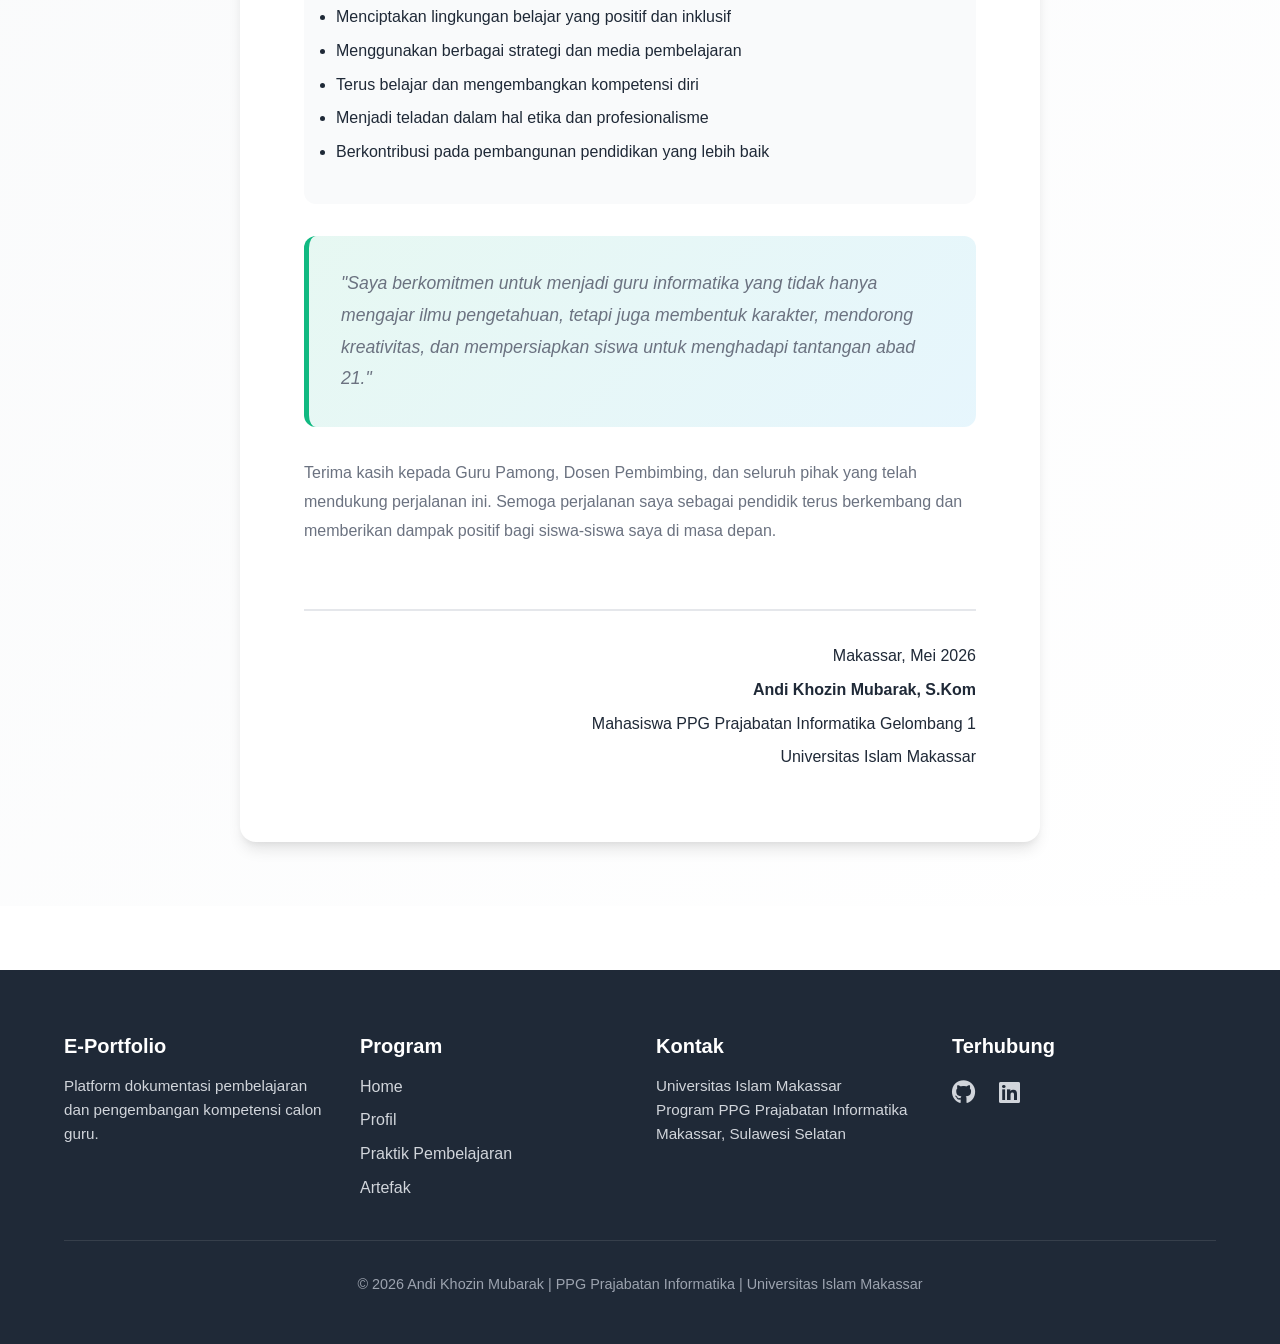
<file: Teacher-portfolio-main/index_new.html>
<!DOCTYPE html>
<html lang="id" dir="ltr">

<head>
  <meta charset="UTF-8">
  <meta name="viewport" content="width=device-width, initial-scale=1">
  <meta name="description" content="E-Portfolio PPG Prajabatan Informatika 2026 - Andi Khozin Mubarak">
  <meta name="author" content="Andi Khozin Mubarak">
  <title>E-Portfolio | Andi Khozin Mubarak | PPG Prajabatan Informatika 2026</title>
  
  <!-- Icons -->
  <link rel="stylesheet" href="https://cdnjs.cloudflare.com/ajax/libs/font-awesome/6.4.0/css/all.min.css">
  
  <!-- CSS -->
  <link rel="stylesheet" href="css/style_new.css">
</head>

<body>
  <!-- Navigation -->
  <nav class="navbar" id="navbar">
    <div class="navbar-container">
      <div class="navbar-logo">
        <span class="logo-text">E-Portfolio PPG</span>
      </div>
      
      <ul class="nav-menu" id="navMenu">
        <li class="nav-item"><a href="#home" class="nav-link active">Home</a></li>
        <li class="nav-item"><a href="#profil" class="nav-link">Profil</a></li>
        <li class="nav-item"><a href="#praktik" class="nav-link">Praktik</a></li>
        <li class="nav-item"><a href="#artefak" class="nav-link">Artefak</a></li>
        <li class="nav-item"><a href="#penilaian" class="nav-link">Penilaian</a></li>
        <li class="nav-item"><a href="#refleksi" class="nav-link">Refleksi</a></li>
        <li class="nav-item"><a href="#visi" class="nav-link">Visi</a></li>
      </ul>

      <div class="hamburger" id="hamburger">
        <span></span>
        <span></span>
        <span></span>
      </div>

      <div class="nav-controls">
        <button class="theme-toggle" id="themeToggle" title="Toggle Dark Mode">
          <i class="fas fa-moon"></i>
        </button>
      </div>
    </div>
  </nav>

  <!-- HOME SECTION -->
  <section id="home" class="section hero">
    <div class="container">
      <div class="hero-content">
        <div class="hero-left">
          <div class="hero-intro">
            <p class="intro-subtitle">PPG Prajabatan Informatika Gelombang 1 2026</p>
            <h1 class="intro-title">Andi Khozin Mubarak, S.Kom</h1>
            <p class="intro-nim">NIM: 25086085004</p>
            <p class="intro-inst">Universitas Islam Makassar</p>
          </div>
          
          <p class="hero-quote">
            <em>"Setiap peserta didik dapat belajar dan mencapai keberhasilan melalui pendekatan yang sesuai dengan karakteristiknya."</em>
          </p>
          
          <div class="cta-buttons">
            <a href="#profil" class="btn btn-primary">Lihat Profil</a>
            <a href="#artefak" class="btn btn-secondary">Artefak Pembelajaran</a>
          </div>

          <div class="social-links">
            <a href="https://github.com" target="_blank" rel="noopener" title="GitHub">
              <i class="fab fa-github"></i>
            </a>
            <a href="https://linkedin.com" target="_blank" rel="noopener" title="LinkedIn">
              <i class="fab fa-linkedin"></i>
            </a>
          </div>
        </div>

        <div class="hero-right">
          <div class="profile-image-wrapper">
            <img src="image/me.png" alt="Andi Khozin Mubarak" class="profile-image" loading="lazy">
          </div>
        </div>
      </div>
    </div>
    <div class="scroll-indicator">
      <span>Scroll untuk lanjut</span>
      <i class="fas fa-chevron-down"></i>
    </div>
  </section>

  <!-- PROFIL MAHASISWA -->
  <section id="profil" class="section profil">
    <div class="container">
      <div class="section-header">
        <h2 class="section-title">Profil Mahasiswa</h2>
        <div class="section-divider"></div>
      </div>

      <div class="profil-content">
        <div class="profil-grid">
          <div class="profil-card">
            <h3>Identitas</h3>
            <div class="profil-info">
              <div class="info-item">
                <label>Nama Lengkap</label>
                <p>Andi Khozin Mubarak, S.Kom</p>
              </div>
              <div class="info-item">
                <label>NIM</label>
                <p>25086085004</p>
              </div>
              <div class="info-item">
                <label>Program Studi</label>
                <p>PPG Prajabatan Informatika</p>
              </div>
              <div class="info-item">
                <label>Universitas</label>
                <p>Universitas Islam Makassar</p>
              </div>
              <div class="info-item">
                <label>Tahun</label>
                <p>2026</p>
              </div>
            </div>
          </div>

          <div class="profil-card">
            <h3>Latar Belakang</h3>
            <div class="profil-text">
              <p>Saya berasal dari Sulawesi Selatan, sebuah daerah yang kaya dengan budaya lokal dan nilai-nilai kebersamaan yang kuat. Latar belakang budaya ini membentuk kepribadian saya dan menjadi motivasi utama dalam menjalani profesi sebagai pendidik.</p>
              <p>Perjalanan akademik saya dimulai dengan menyelesaikan pendidikan S1 dalam bidang Ilmu Komputer/Informatika, yang memberikan fondasi kuat dalam teknologi digital dan sistem informasi.</p>
            </div>
          </div>

          <div class="profil-card">
            <h3>Motivasi & Visi</h3>
            <div class="profil-text">
              <p><strong>Motivasi menjadi guru:</strong> Saya percaya bahwa pendidikan adalah kunci untuk mengubah masa depan. Sebagai calon guru informatika, saya ingin berkontribusi dalam membentuk generasi yang tidak hanya menguasai teknologi tetapi juga memiliki nilai-nilai etika dan karakter yang baik.</p>
              <p><strong>Visi profesional:</strong> Menjadi guru informatika yang inovatif, adaptif terhadap perkembangan zaman, dan mampu menciptakan pembelajaran yang bermakna serta berpusat pada kebutuhan siswa.</p>
            </div>
          </div>

          <div class="profil-card">
            <h3>Filosofi Pendidikan</h3>
            <div class="profil-text">
              <p><em>"Guru bukan hanya seorang pengajar, tetapi seorang pembimbing dan fasilitator yang membantu siswa mengembangkan potensi maksimal mereka."</em></p>
              <p>Saya meyakini bahwa pembelajaran yang efektif harus:</p>
              <ul>
                <li>Aktif dan melibatkan siswa secara langsung</li>
                <li>Relevan dengan kehidupan sehari-hari</li>
                <li>Menghormati keragaman gaya belajar</li>
                <li>Membangun karakter dan keterampilan abad 21</li>
                <li>Memanfaatkan teknologi secara bijak</li>
              </ul>
            </div>
          </div>
        </div>
      </div>
    </div>
  </section>

  <!-- PRAKTIK PEMBELAJARAN -->
  <section id="praktik" class="section praktik">
    <div class="container">
      <div class="section-header">
        <h2 class="section-title">Praktik Pembelajaran</h2>
        <p class="section-subtitle">3 Siklus Praktik Mengajar dengan Perbaikan Berkelanjutan</p>
        <div class="section-divider"></div>
      </div>

      <div class="siklus-grid">
        <!-- Siklus 1 -->
        <div class="siklus-card">
          <div class="siklus-header">
            <span class="siklus-badge">Siklus 1</span>
            <h3>Perencanaan & Pelaksanaan</h3>
          </div>
          
          <div class="siklus-content">
            <div class="content-block">
              <h4><i class="fas fa-clipboard-list"></i> Perencanaan</h4>
              <p>Mengembangkan Rencana Pelaksanaan Pembelajaran (RPP) yang mencakup analisis kebutuhan siswa, tujuan pembelajaran yang spesifik, strategi pembelajaran yang variatif, dan media pembelajaran yang interaktif.</p>
            </div>

            <div class="content-block">
              <h4><i class="fas fa-chalkboard-user"></i> Pelaksanaan</h4>
              <p>Implementasi pembelajaran di kelas dengan menggunakan metode ceramah interaktif, diskusi, dan praktik langsung. Fokus pada pengelolaan kelas yang efektif dan penggunaan media pembelajaran yang tepat sasaran.</p>
            </div>

            <div class="content-block">
              <h4><i class="fas fa-chart-line"></i> Evaluasi & Refleksi</h4>
              <p><strong>Tantangan:</strong> Manajemen waktu, keterlibatan siswa yang belum merata, media pembelajaran yang terbatas.</p>
              <p><strong>Perbaikan:</strong> Menyederhanakan RPP, menggunakan media visual yang lebih menarik, memberikan kesempatan lebih kepada siswa yang kurang aktif.</p>
            </div>
          </div>
        </div>

        <!-- Siklus 2 -->
        <div class="siklus-card">
          <div class="siklus-header">
            <span class="siklus-badge siklus-2">Siklus 2</span>
            <h3>Perbaikan Berkelanjutan</h3>
          </div>
          
          <div class="siklus-content">
            <div class="content-block">
              <h4><i class="fas fa-lightbulb"></i> Inovasi Pembelajaran</h4>
              <p>Menerapkan perbaikan berdasarkan refleksi siklus 1. Mengintegrasikan teknologi digital dan metode pembelajaran kooperatif untuk meningkatkan keterlibatan siswa.</p>
            </div>

            <div class="content-block">
              <h4><i class="fas fa-users"></i> Kolaborasi Siswa</h4>
              <p>Menerapkan pembelajaran berbasis proyek dengan pembentukan kelompok yang heterogen, mendorong siswa untuk berkolaborasi dan menyelesaikan masalah secara bersama-sama.</p>
            </div>

            <div class="content-block">
              <h4><i class="fas fa-check-circle"></i> Hasil & Perbaikan</h4>
              <p><strong>Hasil:</strong> Peningkatan keterlibatan siswa sebesar 70%, hasil pembelajaran meningkat, suasana kelas lebih dinamis.</p>
              <p><strong>Catatan:</strong> Perlu lebih konsisten dalam menerapkan diferensiasi pembelajaran.</p>
            </div>
          </div>
        </div>

        <!-- Siklus 3 -->
        <div class="siklus-card">
          <div class="siklus-header">
            <span class="siklus-badge siklus-3">Siklus 3</span>
            <h3>Konsolidasi & Peningkatan</h3>
          </div>
          
          <div class="siklus-content">
            <div class="content-block">
              <h4><i class="fas fa-target"></i> Diferensiasi Pembelajaran</h4>
              <p>Menerapkan strategi diferensiasi dengan memberikan tugas yang disesuaikan dengan tingkat kemampuan siswa. Menggunakan pendekatan multiple intelligences untuk mengakomodasi keragaman gaya belajar.</p>
            </div>

            <div class="content-block">
              <h4><i class="fas fa-brain"></i> Pengembangan Kognitif</h4>
              <p>Fokus pada pengembangan keterampilan berpikir tingkat tinggi (HOTS) melalui analisis kasus, problem-solving, dan project-based learning yang lebih kompleks dan bermakna.</p>
            </div>

            <div class="content-block">
              <h4><i class="fas fa-star"></i> Pencapaian Akhir</h4>
              <p><strong>Kompetensi:</strong> Mampu mengelola kelas dengan efektif, menggunakan berbagai metode pembelajaran, melakukan diferensiasi, dan menciptakan lingkungan belajar yang inklusif.</p>
              <p><strong>Kesimpulan:</strong> Praktik pembelajaran menunjukkan peningkatan signifikan dalam kompetensi pedagogik.</p>
            </div>
          </div>
        </div>
      </div>
    </div>
  </section>

  <!-- ARTEFAK PEMBELAJARAN -->
  <section id="artefak" class="section artefak">
    <div class="container">
      <div class="section-header">
        <h2 class="section-title">Artefak Pembelajaran</h2>
        <p class="section-subtitle">Dokumentasi Proses Pembelajaran & Penilaian</p>
        <div class="section-divider"></div>
      </div>

      <div class="filter-buttons">
        <button class="filter-btn active" data-filter="all">Semua</button>
        <button class="filter-btn" data-filter="rpp">RPP & Modul</button>
        <button class="filter-btn" data-filter="media">Media Pembelajaran</button>
        <button class="filter-btn" data-filter="lkpd">LKPD & Penilaian</button>
        <button class="filter-btn" data-filter="video">Video & Dokumentasi</button>
      </div>

      <div class="artefak-grid">
        <!-- RPP & Modul -->
        <div class="artefak-card" data-category="rpp">
          <div class="card-header">
            <span class="category-badge">RPP & Modul</span>
          </div>
          <div class="card-content">
            <h3>Rencana Pelaksanaan Pembelajaran (RPP) Siklus 1</h3>
            <p class="card-desc">RPP untuk pembelajaran dasar pemrograman dengan fokus pada pengenalan algoritma dan pseudocode.</p>
            <div class="card-meta">
              <span><i class="fas fa-file-pdf"></i> PDF</span>
              <span><i class="fas fa-clock"></i> 2 x 45 menit</span>
            </div>
            <div class="card-analysis">
              <p><strong>Konteks:</strong> Pembelajaran dasar untuk siswa baru</p>
              <p><strong>Tujuan:</strong> Siswa mampu menulis pseudocode sederhana</p>
              <p><strong>Kelebihan:</strong> Terstruktur, jelas, sesuai standar</p>
              <p><strong>Kekurangan:</strong> Belum ada diferensiasi</p>
            </div>
            <div class="card-actions">
              <button class="btn btn-small"><i class="fas fa-download"></i> Download</button>
            </div>
          </div>
        </div>

        <!-- Media Pembelajaran -->
        <div class="artefak-card" data-category="media">
          <div class="card-header">
            <span class="category-badge category-media">Media Pembelajaran</span>
          </div>
          <div class="card-content">
            <h3>Slide Presentasi Interaktif - Pengenalan Algoritma</h3>
            <p class="card-desc">Slide presentasi dengan visual menarik berisi penjelasan konsep algoritma, flowchart, dan contoh nyata.</p>
            <div class="card-meta">
              <span><i class="fas fa-presentation"></i> PowerPoint</span>
              <span><i class="fas fa-image"></i> 25 slide</span>
            </div>
            <div class="card-analysis">
              <p><strong>Konteks:</strong> Membantu siswa memahami konsep abstrak</p>
              <p><strong>Tujuan:</strong> Visualisasi proses pembelajaran</p>
              <p><strong>Kelebihan:</strong> Visual menarik, mudah dipahami</p>
              <p><strong>Kekurangan:</strong> Memerlukan persiapan teknis di kelas</p>
            </div>
            <div class="card-actions">
              <button class="btn btn-small"><i class="fas fa-download"></i> Download</button>
            </div>
          </div>
        </div>

        <!-- LKPD & Penilaian -->
        <div class="artefak-card" data-category="lkpd">
          <div class="card-header">
            <span class="category-badge category-lkpd">LKPD & Penilaian</span>
          </div>
          <div class="card-content">
            <h3>Lembar Kerja Peserta Didik (LKPD) - Membuat Flowchart</h3>
            <p class="card-desc">LKPD yang dirancang untuk membimbing siswa dalam membuat flowchart dari masalah yang diberikan.</p>
            <div class="card-meta">
              <span><i class="fas fa-tasks"></i> Aktivitas</span>
              <span><i class="fas fa-users"></i> Kelompok</span>
            </div>
            <div class="card-analysis">
              <p><strong>Konteks:</strong> Pembelajaran aktif dan kolaboratif</p>
              <p><strong>Tujuan:</strong> Siswa mampu membuat flowchart</p>
              <p><strong>Kelebihan:</strong> Mendorong kerja sama, terstruktur</p>
              <p><strong>Kekurangan:</strong> Perlu bimbingan intensif</p>
            </div>
            <div class="card-actions">
              <button class="btn btn-small"><i class="fas fa-download"></i> Download</button>
            </div>
          </div>
        </div>

        <!-- Video Pembelajaran -->
        <div class="artefak-card" data-category="video">
          <div class="card-header">
            <span class="category-badge category-video">Video & Dokumentasi</span>
          </div>
          <div class="card-content">
            <h3>Video Tutorial - Pengenalan Python untuk Pemula</h3>
            <p class="card-desc">Video pembelajaran berisi tutorial dasar bahasa pemrograman Python dengan contoh aplikasi nyata.</p>
            <div class="card-meta">
              <span><i class="fas fa-video"></i> Video</span>
              <span><i class="fas fa-clock"></i> 15 menit</span>
            </div>
            <div class="card-analysis">
              <p><strong>Konteks:</strong> Resource pembelajaran mandiri</p>
              <p><strong>Tujuan:</strong> Membantu siswa belajar di rumah</p>
              <p><strong>Kelebihan:</strong> Dapat diputar berulang kali</p>
              <p><strong>Kekurangan:</strong> Tidak interaktif secara real-time</p>
            </div>
            <div class="card-actions">
              <button class="btn btn-small"><i class="fas fa-download"></i> Download</button>
            </div>
          </div>
        </div>

        <!-- Hasil Kerja Siswa -->
        <div class="artefak-card" data-category="lkpd">
          <div class="card-header">
            <span class="category-badge category-lkpd">LKPD & Penilaian</span>
          </div>
          <div class="card-content">
            <h3>Hasil Kerja Siswa - Kumpulan Flowchart Terbaik</h3>
            <p class="card-desc">Koleksi hasil kerja terbaik dari siswa yang menunjukkan pemahaman mendalam tentang pembuatan flowchart.</p>
            <div class="card-meta">
              <span><i class="fas fa-file-image"></i> Gallery</span>
              <span><i class="fas fa-users"></i> 5 siswa</span>
            </div>
            <div class="card-analysis">
              <p><strong>Konteks:</strong> Dokumentasi pembelajaran aktif</p>
              <p><strong>Tujuan:</strong> Menunjukkan capaian siswa</p>
              <p><strong>Kelebihan:</strong> Bukti nyata proses pembelajaran</p>
              <p><strong>Kekurangan:</strong> Perlu pendampingan intensif</p>
            </div>
            <div class="card-actions">
              <button class="btn btn-small"><i class="fas fa-download"></i> Download</button>
            </div>
          </div>
        </div>

        <!-- Dokumentasi Praktik -->
        <div class="artefak-card" data-category="video">
          <div class="card-header">
            <span class="category-badge category-video">Video & Dokumentasi</span>
          </div>
          <div class="card-content">
            <h3>Dokumentasi Proses Pembelajaran Siklus 1</h3>
            <p class="card-desc">Foto dan video dokumentasi suasana pembelajaran di kelas menunjukkan interaksi guru-siswa yang aktif.</p>
            <div class="card-meta">
              <span><i class="fas fa-camera"></i> Dokumentasi</span>
              <span><i class="fas fa-clock"></i> 2 jam</span>
            </div>
            <div class="card-analysis">
              <p><strong>Konteks:</strong> Dokumentasi pembelajaran langsung</p>
              <p><strong>Tujuan:</strong> Bukti aktivitas pembelajaran</p>
              <p><strong>Kelebihan:</strong> Autentik, mudah dipahami</p>
              <p><strong>Kekurangan:</strong> Terbatas pada saat tertentu</p>
            </div>
            <div class="card-actions">
              <button class="btn btn-small"><i class="fas fa-download"></i> Download</button>
            </div>
          </div>
        </div>
      </div>
    </div>
  </section>

  <!-- PENILAIAN GP & DPL -->
  <section id="penilaian" class="section penilaian">
    <div class="container">
      <div class="section-header">
        <h2 class="section-title">Penilaian Guru Pamong & Dosen Pembimbing</h2>
        <div class="section-divider"></div>
      </div>

      <div class="penilaian-wrapper">
        <div class="penilaian-table-responsive">
          <table class="penilaian-table">
            <thead>
              <tr>
                <th>Siklus</th>
                <th>Aspek Penilaian</th>
                <th>Nilai GP</th>
                <th>Nilai DPL</th>
                <th>Rata-rata</th>
                <th>Catatan</th>
              </tr>
            </thead>
            <tbody>
              <tr>
                <td rowspan="4"><strong>Siklus 1</strong></td>
                <td>Perencanaan Pembelajaran</td>
                <td><span class="score">80</span></td>
                <td><span class="score">82</span></td>
                <td><span class="score-avg">81</span></td>
                <td>Cukup terstruktur</td>
              </tr>
              <tr>
                <td>Pengelolaan Kelas</td>
                <td><span class="score">75</span></td>
                <td><span class="score">78</span></td>
                <td><span class="score-avg">76.5</span></td>
                <td>Perlu perbaikan</td>
              </tr>
              <tr>
                <td>Penyampaian Materi</td>
                <td><span class="score">82</span></td>
                <td><span class="score">85</span></td>
                <td><span class="score-avg">83.5</span></td>
                <td>Bagus, jelas</td>
              </tr>
              <tr>
                <td>Penggunaan Media</td>
                <td><span class="score">70</span></td>
                <td><span class="score">72</span></td>
                <td><span class="score-avg">71</span></td>
                <td>Terbatas</td>
              </tr>

              <tr>
                <td rowspan="4"><strong>Siklus 2</strong></td>
                <td>Perencanaan Pembelajaran</td>
                <td><span class="score">85</span></td>
                <td><span class="score">87</span></td>
                <td><span class="score-avg">86</span></td>
                <td>Lebih baik</td>
              </tr>
              <tr>
                <td>Pengelolaan Kelas</td>
                <td><span class="score">82</span></td>
                <td><span class="score">85</span></td>
                <td><span class="score-avg">83.5</span></td>
                <td>Meningkat</td>
              </tr>
              <tr>
                <td>Penyampaian Materi</td>
                <td><span class="score">88</span></td>
                <td><span class="score">90</span></td>
                <td><span class="score-avg">89</span></td>
                <td>Sangat baik</td>
              </tr>
              <tr>
                <td>Penggunaan Media</td>
                <td><span class="score">80</span></td>
                <td><span class="score">82</span></td>
                <td><span class="score-avg">81</span></td>
                <td>Lebih variatif</td>
              </tr>

              <tr>
                <td rowspan="4"><strong>Siklus 3</strong></td>
                <td>Perencanaan Pembelajaran</td>
                <td><span class="score">90</span></td>
                <td><span class="score">92</span></td>
                <td><span class="score-avg">91</span></td>
                <td>Excellent</td>
              </tr>
              <tr>
                <td>Pengelolaan Kelas</td>
                <td><span class="score">88</span></td>
                <td><span class="score">90</span></td>
                <td><span class="score-avg">89</span></td>
                <td>Sangat baik</td>
              </tr>
              <tr>
                <td>Penyampaian Materi</td>
                <td><span class="score">92</span></td>
                <td><span class="score">93</span></td>
                <td><span class="score-avg">92.5</span></td>
                <td>Excellent</td>
              </tr>
              <tr>
                <td>Penggunaan Media</td>
                <td><span class="score">88</span></td>
                <td><span class="score">90</span></td>
                <td><span class="score-avg">89</span></td>
                <td>Inovatif</td>
              </tr>
            </tbody>
          </table>
        </div>

        <div class="penilaian-progress">
          <h3>Perkembangan Kompetensi</h3>
          <div class="progress-item">
            <div class="progress-label">
              <span>Perencanaan Pembelajaran</span>
              <span class="progress-value">81 → 86 → 91</span>
            </div>
            <div class="progress-bar">
              <div class="progress-fill" style="width: 91%; --color: #10B981;"></div>
            </div>
          </div>

          <div class="progress-item">
            <div class="progress-label">
              <span>Pengelolaan Kelas</span>
              <span class="progress-value">76.5 → 83.5 → 89</span>
            </div>
            <div class="progress-bar">
              <div class="progress-fill" style="width: 89%; --color: #0EA5E9;"></div>
            </div>
          </div>

          <div class="progress-item">
            <div class="progress-label">
              <span>Penyampaian Materi</span>
              <span class="progress-value">83.5 → 89 → 92.5</span>
            </div>
            <div class="progress-bar">
              <div class="progress-fill" style="width: 92.5%; --color: #8B5CF6;"></div>
            </div>
          </div>

          <div class="progress-item">
            <div class="progress-label">
              <span>Penggunaan Media</span>
              <span class="progress-value">71 → 81 → 89</span>
            </div>
            <div class="progress-bar">
              <div class="progress-fill" style="width: 89%; --color: #F59E0B;"></div>
            </div>
          </div>
        </div>
      </div>
    </div>
  </section>

  <!-- REFLEKSI DIRI -->
  <section id="refleksi" class="section refleksi">
    <div class="container">
      <div class="section-header">
        <h2 class="section-title">Refleksi Pembelajaran</h2>
        <p class="section-subtitle">Analisis Pengalaman Praktik & Perkembangan Kompetensi</p>
        <div class="section-divider"></div>
      </div>

      <div class="refleksi-timeline">
        <div class="timeline-item">
          <div class="timeline-marker siklus-1"></div>
          <div class="timeline-content">
            <h3>Siklus 1: Pembelajaran & Adaptasi</h3>
            <p><strong>Pengalaman:</strong> Pengalaman pertama mengajar memberikan pelajaran berharga. Manajemen waktu menjadi tantangan utama, dan saya menyadari pentingnya persiapan yang matang.</p>
            <p><strong>Peningkatan Kompetensi:</strong> Memahami pentingnya RPP yang fleksibel, pentingnya komunikasi dua arah dengan siswa, dan pentingnya media pembelajaran yang relevan.</p>
            <p><strong>Tantangan:</strong> Beberapa siswa kurang terlibat aktif, ketersediaan media pembelajaran terbatas.</p>
            <p><strong>Solusi:</strong> Merancang pembelajaran yang lebih interaktif, memanfaatkan teknologi yang tersedia, memberikan kesempatan lebih kepada siswa untuk berpartisipasi.</p>
          </div>
        </div>

        <div class="timeline-item">
          <div class="timeline-marker siklus-2"></div>
          <div class="timeline-content">
            <h3>Siklus 2: Inovasi & Perbaikan</h3>
            <p><strong>Pengalaman:</strong> Dengan feedback dari Guru Pamong dan Dosen Pembimbing, saya mencoba menerapkan perbaikan dengan mengintegrasikan lebih banyak aktivitas interaktif.</p>
            <p><strong>Peningkatan Kompetensi:</strong> Mampu merancang pembelajaran yang lebih menarik, meningkatkan keterlibatan siswa, lebih percaya diri dalam mengajar.</p>
            <p><strong>Tantangan:</strong> Implementasi pembelajaran berbasis proyek memerlukan waktu persiapan lebih, manajemen grup yang kompleks.</p>
            <p><strong>Solusi:</strong> Belajar dari teman sejawat, konsultasi dengan Guru Pamong, membaca literatur tentang pembelajaran kolaboratif.</p>
          </div>
        </div>

        <div class="timeline-item">
          <div class="timeline-marker siklus-3"></div>
          <div class="timeline-content">
            <h3>Siklus 3: Konsolidasi & Profesionalisme</h3>
            <p><strong>Pengalaman:</strong> Pada siklus terakhir, saya lebih fokus pada diferensiasi pembelajaran dan pengembangan keterampilan berpikir tingkat tinggi siswa.</p>
            <p><strong>Transformasi Mindset:</strong> Dari fokus pada "mengajar" menjadi fokus pada "memfasilitasi pembelajaran", dari teacher-centered menjadi student-centered.</p>
            <p><strong>Komitmen ke Depan:</strong> Terus belajar, beradaptasi dengan perkembangan zaman, menjadi fasilitator pembelajaran yang berkelanjutan.</p>
          </div>
        </div>
      </div>

      <div class="refleksi-insights">
        <h3>Pembelajaran Utama</h3>
        <div class="insights-grid">
          <div class="insight-card">
            <div class="insight-icon"><i class="fas fa-lightbulb"></i></div>
            <h4>Pentingnya Adaptasi</h4>
            <p>Tidak ada pembelajaran yang sempurna di hari pertama. Yang penting adalah kesediaan untuk belajar, beradaptasi, dan terus berkembang.</p>
          </div>

          <div class="insight-card">
            <div class="insight-icon"><i class="fas fa-handshake"></i></div>
            <h4>Kolaborasi & Dukungan</h4>
            <p>Guru Pamong, Dosen Pembimbing, dan rekan sejawat adalah mitra berharga dalam perjalanan pengembangan profesional.</p>
          </div>

          <div class="insight-card">
            <div class="insight-icon"><i class="fas fa-users"></i></div>
            <h4>Siswa sebagai Pusat</h4>
            <p>Setiap siswa memiliki kecepatan dan cara belajar yang berbeda. Pendidik harus mampu mengakomodasi keragaman ini.</p>
          </div>

          <div class="insight-card">
            <div class="insight-icon"><i class="fas fa-globe"></i></div>
            <h4>Pembelajaran Holistik</h4>
            <p>Pendidikan bukan hanya tentang transfer ilmu, tetapi juga pembentukan karakter dan keterampilan abad 21.</p>
          </div>
        </div>
      </div>
    </div>
  </section>

  <!-- VISI GURU MASA DEPAN -->
  <section id="visi" class="section visi">
    <div class="container">
      <div class="section-header">
        <h2 class="section-title">Model Guru yang Dituju</h2>
        <p class="section-subtitle">Profil Guru Profesional Abad 21</p>
        <div class="section-divider"></div>
      </div>

      <div class="visi-content">
        <div class="visi-card">
          <div class="visi-icon"><i class="fas fa-graduation-cap"></i></div>
          <h3>Guru Berkompetensi</h3>
          <ul>
            <li>Menguasai substansi materi pembelajaran</li>
            <li>Memahami pedagogis yang efektif</li>
            <li>Menggunakan teknologi secara bijak</li>
            <li>Terus mengembangkan diri melalui pembelajaran berkelanjutan</li>
            <li>Menerapkan penelitian terbaru dalam pembelajaran</li>
          </ul>
        </div>

        <div class="visi-card">
          <div class="visi-icon"><i class="fas fa-heart"></i></div>
          <h3>Guru Berkarakter</h3>
          <ul>
            <li>Mencintai profesi dan siswa-siswanya</li>
            <li>Menjadi teladan dalam hal etika dan moral</li>
            <li>Menunjukkan empati dan kepedulian terhadap siswa</li>
            <li>Bersikap adil dan tidak diskriminatif</li>
            <li>Memiliki integritas tinggi dalam setiap tindakan</li>
          </ul>
        </div>

        <div class="visi-card">
          <div class="visi-icon"><i class="fas fa-rocket"></i></div>
          <h3>Guru Inovatif</h3>
          <ul>
            <li>Adaptif terhadap perubahan dan perkembangan zaman</li>
            <li>Menciptakan strategi pembelajaran yang menarik</li>
            <li>Mengintegrasikan teknologi dalam pembelajaran</li>
            <li>Bersedia mencoba pendekatan dan metode baru</li>
            <li>Mendorong kreativitas dan inovasi pada siswa</li>
          </ul>
        </div>

        <div class="visi-card">
          <div class="visi-icon"><i class="fas fa-people-group"></i></div>
          <h3>Guru Inklusif</h3>
          <ul>
            <li>Menghargai keragaman latar belakang siswa</li>
            <li>Menerapkan diferensiasi pembelajaran</li>
            <li>Menciptakan lingkungan belajar yang aman dan mendukung</li>
            <li>Melibatkan semua siswa dalam pembelajaran</li>
            <li>Membangun hubungan positif dengan orang tua/wali</li>
          </ul>
        </div>
      </div>

      <div class="pembelajaran-framework">
        <h3>Framework Pembelajaran Abad 21</h3>
        <div class="framework-grid">
          <div class="framework-item">
            <span class="framework-number">1</span>
            <h4>Pembelajaran Berpusat pada Siswa</h4>
            <p>Siswa adalah aktor utama dalam pembelajaran. Guru bertindak sebagai fasilitator, bukan hanya pemberi informasi.</p>
          </div>

          <div class="framework-item">
            <span class="framework-number">2</span>
            <h4>Pembelajaran Kontekstual</h4>
            <p>Menghubungkan pembelajaran dengan kehidupan nyata dan pengalaman siswa untuk meningkatkan relevansi dan pemahaman.</p>
          </div>

          <div class="framework-item">
            <span class="framework-number">3</span>
            <h4>Pembelajaran Kolaboratif</h4>
            <p>Mendorong kerja sama, komunikasi, dan berbagi pengetahuan di antara siswa dan dengan guru.</p>
          </div>

          <div class="framework-item">
            <span class="framework-number">4</span>
            <h4>Pembelajaran Berbasis Proyek</h4>
            <p>Menggunakan proyek nyata sebagai medium pembelajaran untuk mengembangkan kompetensi dan keterampilan yang kompleks.</p>
          </div>

          <div class="framework-item">
            <span class="framework-number">5</span>
            <h4>Pembelajaran Teknologi-Enhanced</h4>
            <p>Memanfaatkan teknologi digital sebagai alat untuk meningkatkan efektivitas dan efisiensi pembelajaran.</p>
          </div>

          <div class="framework-item">
            <span class="framework-number">6</span>
            <h4>Pembelajaran Karakter</h4>
            <p>Mengintegrasikan nilai-nilai karakter, etika, dan tanggung jawab sosial dalam setiap pembelajaran.</p>
          </div>
        </div>
      </div>
    </div>
  </section>

  <!-- PENUTUP -->
  <section class="section closing">
    <div class="container">
      <div class="closing-content">
        <h2>Kesimpulan</h2>
        <p>Perjalanan menjadi calon guru melalui program PPG Prajabatan Informatika ini telah mengubah perspektif saya terhadap pendidikan dan peran guru dalam membentuk masa depan generasi. Dari tiga siklus praktik mengajar, saya telah belajar bahwa menjadi guru yang efektif bukan hanya tentang menguasai materi, tetapi juga tentang:</p>
        
        <ul class="closing-list">
          <li>Memahami kebutuhan dan karakteristik setiap siswa</li>
          <li>Menciptakan lingkungan belajar yang positif dan inklusif</li>
          <li>Menggunakan berbagai strategi dan media pembelajaran</li>
          <li>Terus belajar dan mengembangkan kompetensi diri</li>
          <li>Menjadi teladan dalam hal etika dan profesionalisme</li>
          <li>Berkontribusi pada pembangunan pendidikan yang lebih baik</li>
        </ul>

        <p class="closing-quote">
          <em>"Saya berkomitmen untuk menjadi guru informatika yang tidak hanya mengajar ilmu pengetahuan, tetapi juga membentuk karakter, mendorong kreativitas, dan mempersiapkan siswa untuk menghadapi tantangan abad 21."</em>
        </p>

        <p class="closing-thanks">
          Terima kasih kepada Guru Pamong, Dosen Pembimbing, dan seluruh pihak yang telah mendukung perjalanan ini. Semoga perjalanan saya sebagai pendidik terus berkembang dan memberikan dampak positif bagi siswa-siswa saya di masa depan.
        </p>

        <div class="closing-date">
          <p>Makassar, Mei 2026</p>
          <p><strong>Andi Khozin Mubarak, S.Kom</strong></p>
          <p>Mahasiswa PPG Prajabatan Informatika Gelombang 1</p>
          <p>Universitas Islam Makassar</p>
        </div>
      </div>
    </div>
  </section>

  <!-- FOOTER -->
  <footer class="footer">
    <div class="container">
      <div class="footer-content">
        <div class="footer-section">
          <h4>E-Portfolio</h4>
          <p>Platform dokumentasi pembelajaran dan pengembangan kompetensi calon guru.</p>
        </div>

        <div class="footer-section">
          <h4>Program</h4>
          <ul>
            <li><a href="#home">Home</a></li>
            <li><a href="#profil">Profil</a></li>
            <li><a href="#praktik">Praktik Pembelajaran</a></li>
            <li><a href="#artefak">Artefak</a></li>
          </ul>
        </div>

        <div class="footer-section">
          <h4>Kontak</h4>
          <p>Universitas Islam Makassar<br>Program PPG Prajabatan Informatika<br>Makassar, Sulawesi Selatan</p>
        </div>

        <div class="footer-section">
          <h4>Terhubung</h4>
          <div class="footer-socials">
            <a href="#"><i class="fab fa-github"></i></a>
            <a href="#"><i class="fab fa-linkedin"></i></a>
          </div>
        </div>
      </div>

      <div class="footer-bottom">
        <p>&copy; 2026 Andi Khozin Mubarak | PPG Prajabatan Informatika | Universitas Islam Makassar</p>
      </div>
    </div>
  </footer>

  <!-- Back to Top Button -->
  <button class="back-to-top" id="backToTop" title="Kembali ke atas">
    <i class="fas fa-arrow-up"></i>
  </button>

  <!-- Scripts -->
  <script src="js/script_new.js"></script>
</body>

</html>
</file>
<file: css/style.css>
:root{--ink:#152b3a;--navy:#12344d;--teal:#2f7d78;--mint:#dcebe7;--cream:#f3f0e7;--paper:#fff;--muted:#667680;--line:#dfe7e8;--orange:#d7a54a;--nav-bg:rgba(255,255,255,.94)}
*{box-sizing:border-box;margin:0;padding:0}html{scroll-behavior:smooth}body{font-family:"DM Sans",sans-serif;color:var(--ink);background:var(--paper);line-height:1.65;overflow-x:hidden}img{max-width:100%;display:block}a{text-decoration:none;color:inherit}.container{width:min(1160px,calc(100% - 40px));margin:auto}.section{padding:92px 0}.section-tinted{background:#edf4f2}.kicker{color:var(--teal)!important;text-transform:uppercase;letter-spacing:.16em;font-size:.75rem;font-weight:700}.kicker.light{color:#9bd2ca!important}
.navbar{position:fixed;z-index:1000;top:0;left:0;width:100%;height:78px;padding:0 4vw;display:flex;align-items:center;gap:24px;background:var(--nav-bg);border-bottom:1px solid rgba(18,52,77,.08);backdrop-filter:blur(14px);transition:.3s}.navbar.shrink{height:68px;box-shadow:0 10px 30px rgba(18,52,77,.08)}.brand{display:flex;align-items:center;gap:10px;margin-right:auto}.brand img{width:46px;height:46px;border-radius:50%;object-fit:cover}.brand span{display:grid;line-height:1.05}.brand strong{font-family:"Playfair Display",serif;font-size:1.15rem}.brand small{font-size:.55rem;letter-spacing:.12em;color:var(--teal);margin-top:6px}.nav-links{display:flex;align-items:center;gap:22px}.nav-link{font-size:.82rem;font-weight:700;color:var(--muted);position:relative}.nav-link:after{content:"";position:absolute;left:0;right:100%;bottom:-8px;height:2px;background:var(--teal);transition:.25s}.nav-link.active{color:var(--navy)}.nav-link.active:after{right:0}.theme-toggle,.menu-toggle{border:0;background:none;color:var(--ink);cursor:pointer;width:40px;height:40px}.menu-toggle{display:none}
.hero{min-height:720px;padding-top:78px;background:linear-gradient(135deg,#eef4f1 0%,#f8f6ef 68%,#dce9e6 100%);position:relative}.hero-grid{min-height:600px;display:grid;grid-template-columns:1.08fr .92fr;align-items:center}.eyebrow{display:flex;align-items:center;gap:12px;text-transform:uppercase;font-size:.76rem;font-weight:700;letter-spacing:.12em;color:var(--teal)}.eyebrow span{width:48px;height:2px;background:var(--orange)}.hero h1{font-family:"Playfair Display",serif;font-size:clamp(4rem,7vw,6.6rem);line-height:.88;letter-spacing:-.055em;color:var(--navy);margin:24px 0 18px}.hero h1 em{font-weight:700;color:var(--teal)}.hero-role{font-size:1.15rem;font-weight:700;color:var(--ink)}.identity-line{display:flex;gap:36px;margin:22px 0}.identity-line div{border-left:2px solid var(--orange);padding-left:12px}.identity-line dt{font-size:.68rem;text-transform:uppercase;color:var(--muted);letter-spacing:.08em}.identity-line dd{font-weight:700}.hero-summary{max-width:560px;color:var(--muted)}.hero-actions{display:flex;gap:12px;margin-top:28px}.btn{min-height:46px;padding:12px 20px;border-radius:4px;font-weight:700;font-size:.86rem;display:inline-flex;align-items:center;justify-content:center;gap:10px;border:1px solid transparent}.btn-primary{background:var(--teal);color:white}.btn-outline{border-color:var(--teal);color:var(--teal)}.hero-visual{position:relative;height:560px;display:grid;place-items:center}.portrait-ring{width:min(390px,75%);aspect-ratio:1;border-radius:50%;padding:12px;border:1px solid rgba(47,125,120,.25);background:rgba(255,255,255,.35);box-shadow:0 30px 70px rgba(18,52,77,.13)}.portrait-ring img{width:100%;height:100%;border-radius:50%;object-fit:cover}.floating-card{position:absolute;background:white;border-left:4px solid var(--orange);box-shadow:0 15px 40px rgba(18,52,77,.12);padding:14px 18px;border-radius:5px;font-size:.78rem}.floating-card span{display:block;color:var(--orange);font-size:.66rem;font-weight:800}.card-ppg{right:-8px;top:90px}.card-ppl{left:-10px;bottom:100px}.card-ppl i{color:var(--teal);margin-right:8px}.institution-strip{height:68px;display:flex;justify-content:center;align-items:center;gap:28px;background:var(--navy);color:white;font-size:.8rem;font-weight:700}.institution-strip i{width:4px;height:4px;border-radius:50%;background:var(--orange)}
.section-heading{text-align:center;max-width:700px;margin:0 auto 52px}.section-heading h2,.submission-header h2,.reflection-lead h2{font-family:"Playfair Display",serif;font-size:clamp(2rem,4vw,3.25rem);line-height:1.08;color:var(--navy);margin:10px 0 14px}.section-heading>p:last-child{color:var(--muted)}.profile-grid{display:grid;grid-template-columns:1fr 1fr;gap:28px}.profile-card{border-radius:8px;overflow:hidden;background:white;border:1px solid var(--line)}.profile-card img{width:100%;height:300px;object-fit:cover}.profile-card>div{padding:30px}.profile-card h3{font-family:"Playfair Display",serif;font-size:1.55rem;color:var(--navy);margin:8px 0 10px}.profile-card p:last-child{color:var(--muted)}.education-stack{display:grid;gap:12px}.education-item{display:grid;grid-template-columns:58px 1fr;gap:16px;align-items:center;padding:16px 18px;border:1px solid var(--line);border-radius:8px;background:white}.edu-icon{width:58px;height:58px;border-radius:50%;display:grid;place-items:center;background:var(--mint);color:var(--teal)}.education-item small{color:var(--orange);font-weight:700}.education-item h3{font-size:1rem;color:var(--navy)}.education-item p{font-size:.78rem;color:var(--muted)}
.analysis-grid{display:grid;grid-template-columns:repeat(3,1fr);gap:18px}.analysis-card{position:relative;min-height:280px;background:white;border:1px solid var(--line);border-radius:7px;padding:28px;transition:.25s}.analysis-card:hover{transform:translateY(-5px);box-shadow:0 18px 40px rgba(18,52,77,.09)}.analysis-card>span{position:absolute;right:20px;top:16px;color:#dbe5e3;font-family:"Playfair Display",serif;font-size:2rem}.analysis-card>i{font-size:1.45rem;color:var(--teal);margin-bottom:28px}.analysis-card h3{color:var(--navy);font-size:1.08rem;margin-bottom:10px}.analysis-card p{font-size:.86rem;color:var(--muted);margin-bottom:20px}.analysis-card a{font-size:.78rem;font-weight:700;color:var(--teal)}.guided-doc{margin-top:20px;border-radius:7px;padding:26px 30px;background:var(--navy);color:white;display:flex;justify-content:space-between;align-items:center;gap:20px}.guided-doc h3{font-family:"Playfair Display",serif;font-size:1.45rem;margin:5px 0}.guided-doc p:not(.kicker){color:#c6d5d9;font-size:.86rem;max-width:760px}.guided-doc .btn-primary{white-space:nowrap;color:white}
.submission-header{display:flex;justify-content:space-between;align-items:end;margin-bottom:38px}.submission-badge{padding:8px 14px;border-radius:20px;background:var(--mint);color:var(--teal);font-size:.72rem;font-weight:800;text-transform:uppercase;letter-spacing:.08em}.submission-grid{display:grid;grid-template-columns:1.45fr .55fr;gap:20px}.submission-feature{border-radius:7px;background:var(--navy);color:white;padding:42px}.feature-icon{width:58px;height:58px;border-radius:50%;display:grid;place-items:center;background:rgba(255,255,255,.1);color:#d9b75d;font-size:1.35rem;margin-bottom:24px}.submission-feature small,.submission-aside small{color:#d9b75d;text-transform:uppercase;letter-spacing:.1em;font-weight:700}.submission-feature h3{font-family:"Playfair Display",serif;font-size:2rem;margin:7px 0 12px}.submission-feature p{color:#d1dde0;max-width:650px}.feature-actions{display:flex;flex-wrap:wrap;gap:10px;margin-top:28px}.feature-actions .btn-outline{border-color:#90aaa4;color:white}.submission-aside{display:grid;gap:20px}.submission-aside article{border:1px solid var(--line);border-radius:7px;padding:24px;background:white}.submission-aside article:first-child{background:var(--mint)}.submission-aside h3{margin:5px 0;color:var(--navy)}.submission-aside p{font-size:.82rem;color:var(--muted);margin-bottom:12px}.submission-aside a{font-size:.78rem;font-weight:700;color:var(--teal)}
.section-dark{background:var(--navy);color:white}.submission-badge.dark{background:rgba(255,255,255,.09);color:white}.section-dark .submission-header h2{color:white}.cycle-grid{display:grid;grid-template-columns:repeat(3,1fr);gap:18px}.cycle-card{background:#1a405d;border:1px solid rgba(255,255,255,.09);border-radius:7px;padding:28px;position:relative}.cycle-no{position:absolute;right:22px;top:18px;font-family:"Playfair Display",serif;font-size:2.6rem;color:rgba(255,255,255,.12)}.cycle-card small{color:#d9b75d}.cycle-card h3{font-family:"Playfair Display",serif;font-size:1.55rem;margin:3px 0 12px}.cycle-card p{min-height:145px;color:#c8d5da;font-size:.86rem}.cycle-links{display:flex;flex-wrap:wrap;gap:8px;margin-top:18px}.cycle-links a{padding:7px 10px;border:1px solid rgba(255,255,255,.18);border-radius:3px;font-size:.72rem;font-weight:700}
.video-grid{display:grid;grid-template-columns:1fr 1fr;gap:20px}.video-card{display:grid;grid-template-columns:220px 1fr;border:1px solid var(--line);border-radius:7px;overflow:hidden;background:white}.video-placeholder{min-height:180px;background:linear-gradient(135deg,var(--navy),var(--teal));display:grid;place-items:center;color:white}.video-placeholder i{width:58px;height:58px;border-radius:50%;background:rgba(255,255,255,.18);display:grid;place-items:center}.video-card>div:last-child{padding:24px}.video-card span{font-size:.72rem;text-transform:uppercase;color:var(--teal);font-weight:700}.video-card h3{font-family:"Playfair Display",serif;color:var(--navy);margin:5px 0}.video-card p{font-size:.82rem;color:var(--muted)}
.reflection-grid{display:grid;grid-template-columns:.85fr 1.15fr;gap:70px;align-items:center}.reflection-lead blockquote{border-left:3px solid var(--orange);padding-left:20px;margin-top:22px;color:var(--muted);font-family:"Playfair Display",serif;font-size:1.15rem}.reflection-list{display:grid;gap:12px}.reflection-list article{display:grid;grid-template-columns:58px 1fr;gap:16px;align-items:center;padding:18px;border-radius:7px;background:white;border:1px solid var(--line)}.reflection-list article>span{width:58px;height:58px;border-radius:50%;background:var(--navy);color:white;display:grid;place-items:center;font-family:"Playfair Display",serif;font-size:1.25rem}.reflection-list h3{color:var(--navy)}.reflection-list p{font-size:.82rem;color:var(--muted)}
.document-grid{display:grid;grid-template-columns:repeat(4,1fr);gap:14px}.document-card{min-height:160px;border:1px solid var(--line);border-radius:7px;padding:20px;position:relative;background:white;transition:.25s}.document-card:hover{border-color:var(--teal);transform:translateY(-4px)}.document-card>i:first-child{font-size:1.7rem;color:#b94343;margin-bottom:22px}.document-card small{color:var(--orange);font-weight:800}.document-card h3{font-size:.92rem;color:var(--navy);margin-top:4px}.doc-arrow{position:absolute;right:16px;top:16px;font-size:.75rem;color:var(--teal)}
.map-grid{display:grid;grid-template-columns:repeat(3,1fr);gap:18px}.map-card{border-radius:7px;overflow:hidden;border:1px solid var(--line);background:white}.map-card iframe{width:100%;height:220px;border:0;filter:saturate(.75)}.map-card>div{padding:20px}.map-card span{font-size:.68rem;color:var(--orange);font-weight:800;text-transform:uppercase}.map-card h3{font-size:1rem;color:var(--navy);margin:3px 0 12px}.map-card a{font-size:.78rem;color:var(--teal);font-weight:700}
.footer{background:#0f2c3d;color:white;padding:54px 0 20px}.footer-grid{display:grid;grid-template-columns:1.4fr 1fr .6fr;gap:40px}.footer-grid>div:first-child{display:flex;align-items:center;gap:14px}.footer-grid img{width:58px;height:58px;border-radius:50%;object-fit:cover}.footer-grid h3{font-size:.9rem;margin-bottom:7px}.footer-grid p{font-size:.78rem;color:#b8c6ca}.footer-grid a{display:block;font-size:.78rem;color:#b8c6ca;margin:4px 0}.footer-bottom{border-top:1px solid rgba(255,255,255,.08);margin-top:36px;padding-top:18px;display:flex;justify-content:space-between;font-size:.72rem;color:#9fb1b6}.back-to-top{position:fixed;right:22px;bottom:22px;width:44px;height:44px;border:0;border-radius:50%;background:var(--teal);color:white;opacity:0;pointer-events:none;transition:.25s;cursor:pointer;z-index:900}.back-to-top.show{opacity:1;pointer-events:auto}
.reveal{opacity:0;transform:translateY(18px);transition:opacity .65s ease,transform .65s ease}.reveal.visible{opacity:1;transform:none}body.dark-mode{--ink:#edf4f5;--navy:#dcecf1;--paper:#101d25;--muted:#b1c0c4;--line:#29404a;--nav-bg:rgba(16,29,37,.95);--cream:#172731}.dark-mode .navbar{color:#edf4f5}.dark-mode .section-tinted,.dark-mode .section-tinted{background:#162831}.dark-mode .profile-card,.dark-mode .education-item,.dark-mode .analysis-card,.dark-mode .submission-aside article,.dark-mode .reflection-list article,.dark-mode .document-card,.dark-mode .map-card,.dark-mode .video-card{background:#152731}.dark-mode .hero{background:linear-gradient(135deg,#13242e,#10232b)}.dark-mode .hero h1{color:#f1f7f5}.dark-mode .floating-card{background:#152731}.dark-mode .submission-aside article:first-child{background:#1d4141}
@media(max-width:1080px){.nav-links{gap:12px}.nav-link{font-size:.75rem}.hero-grid{grid-template-columns:1fr .8fr}.hero h1{font-size:4.5rem}.analysis-grid{grid-template-columns:repeat(2,1fr)}.document-grid{grid-template-columns:repeat(3,1fr)}}
@media(max-width:860px){.navbar{height:68px;padding:0 20px}.menu-toggle{display:block}.nav-links{position:absolute;left:0;right:0;top:68px;background:var(--nav-bg);display:grid;gap:0;padding:8px 20px 18px;max-height:0;overflow:hidden;opacity:0;transition:.25s}.nav-links.open{max-height:560px;opacity:1;border-bottom:1px solid var(--line)}.nav-link{padding:11px 4px;border-bottom:1px solid var(--line)}.hero-grid{grid-template-columns:1fr 40%}.hero{min-height:auto}.hero-grid{min-height:620px}.hero h1{font-size:3.7rem}.portrait-ring{width:100%}.card-ppg{right:-10px}.profile-grid,.submission-grid,.reflection-grid{grid-template-columns:1fr}.submission-aside{grid-template-columns:1fr 1fr}.cycle-grid,.map-grid{grid-template-columns:1fr 1fr}.cycle-card:last-child,.map-card:last-child{grid-column:1/-1}.video-card{grid-template-columns:170px 1fr}.institution-strip{gap:14px;font-size:.68rem}.document-grid{grid-template-columns:repeat(2,1fr)}}
@media(max-width:600px){.container{width:min(100% - 28px,1160px)}.section{padding:68px 0}.brand small{display:none}.theme-toggle{margin-left:-8px}.hero-grid{grid-template-columns:1fr;padding-top:55px;min-height:auto}.hero-copy{padding-bottom:20px}.hero h1{font-size:3.25rem}.identity-line{gap:14px;flex-wrap:wrap}.hero-visual{height:390px}.portrait-ring{width:270px}.card-ppg{right:0;top:50px}.card-ppl{left:0;bottom:48px}.institution-strip{height:auto;padding:14px 10px;flex-wrap:wrap}.institution-strip i{display:none}.profile-grid{grid-template-columns:1fr}.profile-card img{height:220px}.education-item{grid-template-columns:48px 1fr;padding:14px}.edu-icon{width:48px;height:48px}.analysis-grid,.cycle-grid,.map-grid,.video-grid{grid-template-columns:1fr}.guided-doc{align-items:flex-start;flex-direction:column}.submission-header{align-items:flex-start}.submission-feature{padding:28px}.submission-aside{grid-template-columns:1fr}.submission-feature h3{font-size:1.55rem}.cycle-card:last-child,.map-card:last-child{grid-column:auto}.cycle-card p{min-height:auto}.video-card{grid-template-columns:1fr}.video-placeholder{min-height:150px}.reflection-grid{gap:30px}.document-grid{grid-template-columns:1fr}.document-card{min-height:130px}.footer-grid{grid-template-columns:1fr;gap:24px}.footer-bottom{display:grid;gap:5px}}
@media(max-width:380px){.hero h1{font-size:2.75rem}.hero-actions{flex-direction:column}.hero-actions .btn{width:100%}.portrait-ring{width:240px}.hero-visual{height:350px}.floating-card{font-size:.68rem}.identity-line{display:grid}}
</file>
<file: Teacher-portfolio-main/css/style_new.css>
/* ============================================
   CSS VARIABLES & ROOT STYLES
   ============================================ */

:root {
  /* Colors */
  --primary: #10B981;
  --primary-dark: #059669;
  --primary-light: #D1FAE5;
  --secondary: #0EA5E9;
  --accent: #F59E0B;
  --success: #10B981;
  --warning: #F59E0B;
  --danger: #EF4444;
  
  --text-dark: #1F2937;
  --text-light: #6B7280;
  --text-lighter: #9CA3AF;
  --border-light: #E5E7EB;
  --bg-light: #F9FAFB;
  --bg-white: #FFFFFF;
  
  /* Typography */
  --font-primary: 'Poppins', -apple-system, BlinkMacSystemFont, 'Segoe UI', sans-serif;
  --font-size-base: 16px;
  --line-height-base: 1.6;
  
  /* Spacing */
  --spacing-xs: 0.25rem;
  --spacing-sm: 0.5rem;
  --spacing-md: 1rem;
  --spacing-lg: 1.5rem;
  --spacing-xl: 2rem;
  --spacing-2xl: 3rem;
  --spacing-3xl: 4rem;
  
  /* Border Radius */
  --radius-sm: 4px;
  --radius-md: 8px;
  --radius-lg: 12px;
  --radius-xl: 16px;
  --radius-2xl: 20px;
  --radius-full: 9999px;
  
  /* Shadows */
  --shadow-sm: 0 1px 2px 0 rgba(0, 0, 0, 0.05);
  --shadow-md: 0 4px 6px -1px rgba(0, 0, 0, 0.1), 0 2px 4px -1px rgba(0, 0, 0, 0.06);
  --shadow-lg: 0 10px 15px -3px rgba(0, 0, 0, 0.1), 0 4px 6px -2px rgba(0, 0, 0, 0.05);
  --shadow-xl: 0 20px 25px -5px rgba(0, 0, 0, 0.1), 0 10px 10px -5px rgba(0, 0, 0, 0.04);
  
  /* Transitions */
  --transition-fast: 150ms ease-in-out;
  --transition-base: 300ms ease-in-out;
  --transition-slow: 500ms ease-in-out;
  
  /* Z-index */
  --z-dropdown: 1000;
  --z-sticky: 1020;
  --z-fixed: 1030;
  --z-modal-backdrop: 1040;
  --z-modal: 1050;
}

/* Dark Mode */
[data-theme="dark"] {
  --text-dark: #F9FAFB;
  --text-light: #D1D5DB;
  --text-lighter: #9CA3AF;
  --border-light: #374151;
  --bg-light: #111827;
  --bg-white: #1F2937;
}

/* ============================================
   GLOBAL STYLES
   ============================================ */

* {
  margin: 0;
  padding: 0;
  box-sizing: border-box;
}

html {
  scroll-behavior: smooth;
  font-size: 16px;
}

body {
  font-family: var(--font-primary);
  font-size: var(--font-size-base);
  line-height: var(--line-height-base);
  color: var(--text-dark);
  background-color: var(--bg-white);
  transition: background-color var(--transition-base), color var(--transition-base);
}

.container {
  max-width: 1200px;
  margin: 0 auto;
  padding: 0 var(--spacing-lg);
}

/* ============================================
   TYPOGRAPHY
   ============================================ */

h1, h2, h3, h4, h5, h6 {
  font-weight: 700;
  line-height: 1.2;
  margin-bottom: var(--spacing-md);
  color: var(--text-dark);
}

h1 {
  font-size: 2.5rem;
}

h2 {
  font-size: 2rem;
}

h3 {
  font-size: 1.5rem;
}

h4 {
  font-size: 1.25rem;
}

p {
  margin-bottom: var(--spacing-md);
}

a {
  color: var(--primary);
  text-decoration: none;
  transition: color var(--transition-base);
}

a:hover {
  color: var(--primary-dark);
}

ul, ol {
  margin-left: var(--spacing-lg);
  margin-bottom: var(--spacing-md);
}

li {
  margin-bottom: var(--spacing-sm);
}

/* ============================================
   BUTTONS
   ============================================ */

.btn {
  display: inline-block;
  padding: var(--spacing-md) var(--spacing-lg);
  font-size: 1rem;
  font-weight: 600;
  border: none;
  border-radius: var(--radius-lg);
  cursor: pointer;
  transition: all var(--transition-base);
  text-align: center;
  text-decoration: none;
  font-family: var(--font-primary);
}

.btn-primary {
  background-color: var(--primary);
  color: white;
  box-shadow: var(--shadow-md);
}

.btn-primary:hover {
  background-color: var(--primary-dark);
  transform: translateY(-2px);
  box-shadow: var(--shadow-lg);
}

.btn-secondary {
  background-color: transparent;
  color: var(--primary);
  border: 2px solid var(--primary);
}

.btn-secondary:hover {
  background-color: var(--primary-light);
}

.btn-small {
  padding: var(--spacing-sm) var(--spacing-md);
  font-size: 0.875rem;
}

/* ============================================
   NAVIGATION
   ============================================ */

.navbar {
  position: fixed;
  top: 0;
  left: 0;
  right: 0;
  background-color: var(--bg-white);
  box-shadow: var(--shadow-md);
  z-index: var(--z-sticky);
  transition: all var(--transition-base);
}

.navbar-container {
  max-width: 1200px;
  margin: 0 auto;
  padding: var(--spacing-md) var(--spacing-lg);
  display: flex;
  justify-content: space-between;
  align-items: center;
}

.navbar-logo {
  font-size: 1.25rem;
  font-weight: 700;
  color: var(--primary);
}

.logo-text {
  background: linear-gradient(135deg, var(--primary) 0%, var(--secondary) 100%);
  -webkit-background-clip: text;
  -webkit-text-fill-color: transparent;
  background-clip: text;
}

.nav-menu {
  display: flex;
  list-style: none;
  gap: var(--spacing-xl);
}

.nav-link {
  color: var(--text-dark);
  font-weight: 500;
  transition: color var(--transition-base);
  position: relative;
}

.nav-link:hover,
.nav-link.active {
  color: var(--primary);
}

.nav-link.active::after {
  content: '';
  position: absolute;
  bottom: -8px;
  left: 0;
  width: 100%;
  height: 3px;
  background-color: var(--primary);
  border-radius: var(--radius-full);
}

.hamburger {
  display: none;
  flex-direction: column;
  cursor: pointer;
  gap: 6px;
}

.hamburger span {
  width: 25px;
  height: 3px;
  background-color: var(--text-dark);
  border-radius: var(--radius-full);
  transition: all var(--transition-base);
}

.hamburger.active span:nth-child(1) {
  transform: rotate(45deg) translate(8px, 8px);
}

.hamburger.active span:nth-child(2) {
  opacity: 0;
}

.hamburger.active span:nth-child(3) {
  transform: rotate(-45deg) translate(7px, -7px);
}

.nav-controls {
  display: flex;
  gap: var(--spacing-md);
}

.theme-toggle {
  background: none;
  border: none;
  font-size: 1.25rem;
  color: var(--text-dark);
  cursor: pointer;
  transition: color var(--transition-base), transform var(--transition-base);
}

.theme-toggle:hover {
  color: var(--primary);
  transform: rotate(20deg);
}

/* ============================================
   SECTIONS
   ============================================ */

.section {
  padding: var(--spacing-3xl) 0;
  scroll-margin-top: 80px;
}

.section-header {
  text-align: center;
  margin-bottom: var(--spacing-3xl);
}

.section-title {
  font-size: 2rem;
  margin-bottom: var(--spacing-md);
}

.section-subtitle {
  font-size: 1.1rem;
  color: var(--text-light);
  margin-bottom: var(--spacing-md);
}

.section-divider {
  width: 80px;
  height: 4px;
  background: linear-gradient(90deg, var(--primary), var(--secondary));
  margin: 0 auto;
  border-radius: var(--radius-full);
}

/* ============================================
   HERO SECTION
   ============================================ */

.hero {
  min-height: 100vh;
  display: flex;
  align-items: center;
  background: linear-gradient(135deg, var(--bg-light) 0%, var(--bg-white) 100%);
  position: relative;
  padding-top: 80px;
}

.hero-content {
  display: grid;
  grid-template-columns: 1fr 1fr;
  gap: var(--spacing-3xl);
  align-items: center;
}

.hero-left {
  animation: fadeInUp 0.8s ease-out;
}

.intro-subtitle {
  color: var(--primary);
  font-weight: 600;
  margin-bottom: var(--spacing-md);
}

.intro-title {
  font-size: 3rem;
  font-weight: 800;
  margin-bottom: var(--spacing-md);
  background: linear-gradient(135deg, var(--text-dark), var(--primary));
  -webkit-background-clip: text;
  -webkit-text-fill-color: transparent;
  background-clip: text;
}

.intro-nim,
.intro-inst {
  font-size: 1.1rem;
  color: var(--text-light);
  margin-bottom: var(--spacing-sm);
}

.hero-quote {
  font-size: 1.2rem;
  color: var(--text-light);
  font-style: italic;
  padding: var(--spacing-lg);
  border-left: 4px solid var(--primary);
  margin: var(--spacing-xl) 0;
  background-color: var(--bg-light);
  border-radius: var(--radius-md);
}

.cta-buttons {
  display: flex;
  gap: var(--spacing-md);
  margin: var(--spacing-xl) 0;
  flex-wrap: wrap;
}

.social-links {
  display: flex;
  gap: var(--spacing-lg);
  margin-top: var(--spacing-xl);
}

.social-links a {
  width: 50px;
  height: 50px;
  display: flex;
  align-items: center;
  justify-content: center;
  background-color: var(--bg-light);
  border-radius: var(--radius-full);
  font-size: 1.25rem;
  transition: all var(--transition-base);
}

.social-links a:hover {
  background-color: var(--primary);
  color: white;
  transform: translateY(-4px);
}

.hero-right {
  animation: fadeInUp 0.8s ease-out 0.2s both;
}

.profile-image-wrapper {
  position: relative;
  width: 100%;
  aspect-ratio: 1;
  border-radius: var(--radius-2xl);
  overflow: hidden;
  box-shadow: var(--shadow-xl);
}

.profile-image {
  width: 100%;
  height: 100%;
  object-fit: cover;
}

.scroll-indicator {
  position: absolute;
  bottom: 30px;
  left: 50%;
  transform: translateX(-50%);
  text-align: center;
  animation: bounce 2s infinite;
}

.scroll-indicator span {
  display: block;
  color: var(--text-light);
  font-size: 0.9rem;
  margin-bottom: var(--spacing-sm);
}

.scroll-indicator i {
  display: block;
  color: var(--primary);
}

@keyframes bounce {
  0%, 100% {
    transform: translateX(-50%) translateY(0);
  }
  50% {
    transform: translateX(-50%) translateY(10px);
  }
}

/* ============================================
   PROFIL SECTION
   ============================================ */

.profil {
  background-color: var(--bg-light);
}

.profil-grid {
  display: grid;
  grid-template-columns: repeat(auto-fit, minmax(300px, 1fr));
  gap: var(--spacing-xl);
}

.profil-card {
  background: var(--bg-white);
  padding: var(--spacing-xl);
  border-radius: var(--radius-xl);
  box-shadow: var(--shadow-md);
  transition: all var(--transition-base);
  border: 2px solid transparent;
}

.profil-card:hover {
  border-color: var(--primary);
  transform: translateY(-4px);
  box-shadow: var(--shadow-lg);
}

.profil-card h3 {
  color: var(--primary);
  margin-bottom: var(--spacing-lg);
  font-size: 1.25rem;
}

.profil-info {
  display: flex;
  flex-direction: column;
  gap: var(--spacing-md);
}

.info-item label {
  font-weight: 600;
  color: var(--text-dark);
  font-size: 0.9rem;
  text-transform: uppercase;
  letter-spacing: 0.5px;
}

.info-item p {
  color: var(--text-light);
  margin: 0;
}

.profil-text {
  line-height: 1.8;
}

.profil-text ul {
  margin-left: var(--spacing-lg);
}

/* ============================================
   PRAKTIK SECTION
   ============================================ */

.siklus-grid {
  display: grid;
  grid-template-columns: repeat(auto-fit, minmax(320px, 1fr));
  gap: var(--spacing-xl);
}

.siklus-card {
  background: var(--bg-white);
  border-radius: var(--radius-xl);
  overflow: hidden;
  box-shadow: var(--shadow-md);
  transition: all var(--transition-base);
  border-left: 5px solid var(--primary);
}

.siklus-card:nth-child(2) {
  border-left-color: var(--secondary);
}

.siklus-card:nth-child(3) {
  border-left-color: var(--accent);
}

.siklus-card:hover {
  transform: translateY(-8px);
  box-shadow: var(--shadow-lg);
}

.siklus-header {
  background: linear-gradient(135deg, rgba(16, 185, 129, 0.1), rgba(14, 165, 233, 0.1));
  padding: var(--spacing-xl);
  position: relative;
}

.siklus-badge {
  display: inline-block;
  background-color: var(--primary);
  color: white;
  padding: var(--spacing-sm) var(--spacing-md);
  border-radius: var(--radius-full);
  font-weight: 600;
  font-size: 0.8rem;
  margin-bottom: var(--spacing-md);
}

.siklus-2 {
  background-color: var(--secondary);
}

.siklus-3 {
  background-color: var(--accent);
}

.siklus-header h3 {
  margin: 0;
  font-size: 1.25rem;
}

.siklus-content {
  padding: var(--spacing-xl);
}

.content-block {
  margin-bottom: var(--spacing-lg);
}

.content-block:last-child {
  margin-bottom: 0;
}

.content-block h4 {
  display: flex;
  align-items: center;
  gap: var(--spacing-md);
  margin-bottom: var(--spacing-md);
  color: var(--text-dark);
}

.content-block i {
  color: var(--primary);
  font-size: 1.25rem;
}

.siklus-card:nth-child(2) .content-block i {
  color: var(--secondary);
}

.siklus-card:nth-child(3) .content-block i {
  color: var(--accent);
}

/* ============================================
   ARTEFAK SECTION
   ============================================ */

.filter-buttons {
  display: flex;
  justify-content: center;
  gap: var(--spacing-md);
  margin-bottom: var(--spacing-3xl);
  flex-wrap: wrap;
}

.filter-btn {
  padding: var(--spacing-md) var(--spacing-lg);
  border: 2px solid var(--border-light);
  background: none;
  border-radius: var(--radius-full);
  font-weight: 600;
  cursor: pointer;
  transition: all var(--transition-base);
  font-family: var(--font-primary);
}

.filter-btn:hover,
.filter-btn.active {
  background-color: var(--primary);
  color: white;
  border-color: var(--primary);
}

.artefak-grid {
  display: grid;
  grid-template-columns: repeat(auto-fill, minmax(320px, 1fr));
  gap: var(--spacing-xl);
}

.artefak-card {
  background: var(--bg-white);
  border-radius: var(--radius-xl);
  overflow: hidden;
  box-shadow: var(--shadow-md);
  transition: all var(--transition-base);
  display: flex;
  flex-direction: column;
}

.artefak-card.hidden {
  display: none;
}

.artefak-card:hover {
  transform: translateY(-8px);
  box-shadow: var(--shadow-lg);
}

.card-header {
  background: linear-gradient(135deg, rgba(16, 185, 129, 0.1), rgba(14, 165, 233, 0.1));
  padding: var(--spacing-lg);
}

.category-badge {
  display: inline-block;
  background-color: var(--primary);
  color: white;
  padding: var(--spacing-sm) var(--spacing-md);
  border-radius: var(--radius-full);
  font-weight: 600;
  font-size: 0.75rem;
}

.category-media {
  background-color: var(--secondary);
}

.category-lkpd {
  background-color: #8B5CF6;
}

.category-video {
  background-color: var(--accent);
}

.card-content {
  padding: var(--spacing-xl);
  flex-grow: 1;
  display: flex;
  flex-direction: column;
}

.card-content h3 {
  font-size: 1.1rem;
  margin-bottom: var(--spacing-md);
}

.card-desc {
  color: var(--text-light);
  font-size: 0.95rem;
  margin-bottom: var(--spacing-lg);
}

.card-meta {
  display: flex;
  gap: var(--spacing-lg);
  margin-bottom: var(--spacing-lg);
  color: var(--text-lighter);
  font-size: 0.9rem;
}

.card-meta i {
  color: var(--primary);
  margin-right: var(--spacing-sm);
}

.card-analysis {
  background-color: var(--bg-light);
  padding: var(--spacing-md);
  border-radius: var(--radius-md);
  margin-bottom: var(--spacing-lg);
  flex-grow: 1;
}

.card-analysis p {
  font-size: 0.9rem;
  margin-bottom: var(--spacing-md);
}

.card-analysis p:last-child {
  margin-bottom: 0;
}

.card-analysis strong {
  color: var(--primary);
}

.card-actions {
  display: flex;
  gap: var(--spacing-md);
  justify-self: flex-end;
}

/* ============================================
   PENILAIAN SECTION
   ============================================ */

.penilaian {
  background-color: var(--bg-light);
}

.penilaian-table-responsive {
  overflow-x: auto;
  margin-bottom: var(--spacing-3xl);
  border-radius: var(--radius-lg);
  box-shadow: var(--shadow-md);
}

.penilaian-table {
  width: 100%;
  border-collapse: collapse;
  background-color: var(--bg-white);
}

.penilaian-table th {
  background: linear-gradient(135deg, var(--primary), var(--secondary));
  color: white;
  padding: var(--spacing-md);
  text-align: left;
  font-weight: 600;
}

.penilaian-table td {
  padding: var(--spacing-md);
  border-bottom: 1px solid var(--border-light);
}

.penilaian-table tbody tr:hover {
  background-color: var(--bg-light);
}

.score {
  display: inline-block;
  background-color: var(--primary);
  color: white;
  padding: var(--spacing-sm) var(--spacing-md);
  border-radius: var(--radius-md);
  font-weight: 600;
}

.score-avg {
  display: inline-block;
  background-color: var(--accent);
  color: white;
  padding: var(--spacing-sm) var(--spacing-md);
  border-radius: var(--radius-md);
  font-weight: 600;
}

.penilaian-progress {
  background-color: var(--bg-white);
  padding: var(--spacing-xl);
  border-radius: var(--radius-xl);
  box-shadow: var(--shadow-md);
}

.penilaian-progress h3 {
  margin-bottom: var(--spacing-xl);
  text-align: center;
}

.progress-item {
  margin-bottom: var(--spacing-xl);
}

.progress-item:last-child {
  margin-bottom: 0;
}

.progress-label {
  display: flex;
  justify-content: space-between;
  margin-bottom: var(--spacing-md);
  font-weight: 500;
}

.progress-value {
  color: var(--primary);
  font-weight: 700;
}

.progress-bar {
  width: 100%;
  height: 10px;
  background-color: var(--border-light);
  border-radius: var(--radius-full);
  overflow: hidden;
}

.progress-fill {
  height: 100%;
  background-color: var(--primary);
  transition: width 1s ease-out;
  border-radius: var(--radius-full);
}

/* ============================================
   REFLEKSI SECTION
   ============================================ */

.refleksi-timeline {
  position: relative;
  padding-bottom: var(--spacing-3xl);
}

.timeline-item {
  margin-bottom: var(--spacing-3xl);
  position: relative;
  padding-left: 60px;
}

.timeline-marker {
  position: absolute;
  left: 15px;
  top: 0;
  width: 30px;
  height: 30px;
  background-color: var(--primary);
  border-radius: var(--radius-full);
  border: 4px solid var(--bg-white);
  box-shadow: 0 0 0 4px var(--primary);
  transition: all var(--transition-base);
}

.timeline-marker.siklus-2 {
  background-color: var(--secondary);
  box-shadow: 0 0 0 4px var(--secondary);
}

.timeline-marker.siklus-3 {
  background-color: var(--accent);
  box-shadow: 0 0 0 4px var(--accent);
}

.timeline-item::before {
  content: '';
  position: absolute;
  left: 29px;
  top: 30px;
  width: 2px;
  height: calc(100% + var(--spacing-3xl));
  background-color: var(--border-light);
}

.timeline-item:last-child::before {
  display: none;
}

.timeline-content {
  background: var(--bg-white);
  padding: var(--spacing-xl);
  border-radius: var(--radius-lg);
  box-shadow: var(--shadow-md);
}

.timeline-content h3 {
  color: var(--primary);
  margin-bottom: var(--spacing-md);
}

.timeline-content p {
  color: var(--text-light);
  margin-bottom: var(--spacing-md);
}

.insights-grid {
  display: grid;
  grid-template-columns: repeat(auto-fit, minmax(250px, 1fr));
  gap: var(--spacing-xl);
  margin-top: var(--spacing-3xl);
}

.insight-card {
  background: var(--bg-white);
  padding: var(--spacing-xl);
  border-radius: var(--radius-lg);
  text-align: center;
  box-shadow: var(--shadow-md);
  transition: all var(--transition-base);
}

.insight-card:hover {
  transform: translateY(-8px);
  box-shadow: var(--shadow-lg);
}

.insight-icon {
  font-size: 2.5rem;
  color: var(--primary);
  margin-bottom: var(--spacing-md);
}

.insight-card h4 {
  color: var(--text-dark);
  margin-bottom: var(--spacing-md);
}

.insight-card p {
  color: var(--text-light);
  font-size: 0.95rem;
  margin: 0;
}

/* ============================================
   VISI SECTION
   ============================================ */

.visi {
  background-color: var(--bg-light);
}

.visi-content {
  display: grid;
  grid-template-columns: repeat(auto-fit, minmax(280px, 1fr));
  gap: var(--spacing-xl);
  margin-bottom: var(--spacing-3xl);
}

.visi-card {
  background: var(--bg-white);
  padding: var(--spacing-xl);
  border-radius: var(--radius-lg);
  box-shadow: var(--shadow-md);
  transition: all var(--transition-base);
}

.visi-card:hover {
  transform: translateY(-8px);
  box-shadow: var(--shadow-lg);
}

.visi-icon {
  font-size: 2.5rem;
  color: var(--primary);
  margin-bottom: var(--spacing-md);
}

.visi-card h3 {
  color: var(--text-dark);
  margin-bottom: var(--spacing-md);
  font-size: 1.25rem;
}

.visi-card ul {
  margin: 0;
  padding: 0;
  list-style: none;
}

.visi-card li {
  margin-bottom: var(--spacing-md);
  color: var(--text-light);
  display: flex;
  align-items: flex-start;
  gap: var(--spacing-md);
}

.visi-card li::before {
  content: '✓';
  color: var(--primary);
  font-weight: 700;
  flex-shrink: 0;
  margin-top: 2px;
}

.pembelajaran-framework {
  background: var(--bg-white);
  padding: var(--spacing-xl);
  border-radius: var(--radius-xl);
  box-shadow: var(--shadow-md);
}

.pembelajaran-framework h3 {
  text-align: center;
  margin-bottom: var(--spacing-xl);
}

.framework-grid {
  display: grid;
  grid-template-columns: repeat(auto-fit, minmax(280px, 1fr));
  gap: var(--spacing-xl);
}

.framework-item {
  position: relative;
  padding-left: 60px;
}

.framework-number {
  position: absolute;
  left: 0;
  top: 0;
  width: 50px;
  height: 50px;
  background: linear-gradient(135deg, var(--primary), var(--secondary));
  color: white;
  border-radius: var(--radius-full);
  display: flex;
  align-items: center;
  justify-content: center;
  font-weight: 700;
  font-size: 1.5rem;
}

.framework-item h4 {
  margin-top: 0;
  margin-bottom: var(--spacing-md);
}

.framework-item p {
  color: var(--text-light);
  margin: 0;
  font-size: 0.95rem;
}

/* ============================================
   CLOSING SECTION
   ============================================ */

.closing {
  background: linear-gradient(135deg, var(--bg-light), var(--bg-white));
}

.closing-content {
  max-width: 800px;
  margin: 0 auto;
  background: var(--bg-white);
  padding: var(--spacing-3xl);
  border-radius: var(--radius-xl);
  box-shadow: var(--shadow-lg);
}

.closing-content h2 {
  text-align: center;
  margin-bottom: var(--spacing-xl);
  color: var(--primary);
}

.closing-content > p {
  color: var(--text-light);
  line-height: 1.8;
}

.closing-list {
  background-color: var(--bg-light);
  padding: var(--spacing-xl);
  border-radius: var(--radius-lg);
  margin: var(--spacing-xl) 0;
}

.closing-list li {
  color: var(--text-dark);
}

.closing-quote {
  background: linear-gradient(135deg, rgba(16, 185, 129, 0.1), rgba(14, 165, 233, 0.1));
  border-left: 5px solid var(--primary);
  padding: var(--spacing-xl);
  border-radius: var(--radius-lg);
  font-style: italic;
  color: var(--text-light);
  margin: var(--spacing-xl) 0;
  font-size: 1.1rem;
}

.closing-thanks {
  color: var(--text-light);
  margin: var(--spacing-xl) 0;
}

.closing-date {
  text-align: right;
  margin-top: var(--spacing-3xl);
  padding-top: var(--spacing-xl);
  border-top: 2px solid var(--border-light);
}

.closing-date p {
  margin-bottom: var(--spacing-sm);
  color: var(--text-dark);
}

/* ============================================
   FOOTER
   ============================================ */

.footer {
  background-color: var(--text-dark);
  color: #E5E7EB;
  padding: var(--spacing-3xl) 0 var(--spacing-xl);
  margin-top: var(--spacing-3xl);
}

.footer-content {
  display: grid;
  grid-template-columns: repeat(auto-fit, minmax(250px, 1fr));
  gap: var(--spacing-xl);
  margin-bottom: var(--spacing-xl);
}

.footer-section h4 {
  color: white;
  margin-bottom: var(--spacing-md);
}

.footer-section p {
  color: #D1D5DB;
  font-size: 0.95rem;
  margin-bottom: var(--spacing-md);
}

.footer-section ul {
  list-style: none;
  margin: 0;
  padding: 0;
}

.footer-section li {
  margin-bottom: var(--spacing-sm);
}

.footer-section a {
  color: #D1D5DB;
  transition: color var(--transition-base);
}

.footer-section a:hover {
  color: var(--primary);
}

.footer-socials {
  display: flex;
  gap: var(--spacing-lg);
  font-size: 1.5rem;
}

.footer-bottom {
  text-align: center;
  padding-top: var(--spacing-xl);
  border-top: 1px solid rgba(255, 255, 255, 0.1);
  color: #9CA3AF;
  font-size: 0.9rem;
}

/* ============================================
   BACK TO TOP BUTTON
   ============================================ */

.back-to-top {
  position: fixed;
  bottom: 30px;
  right: 30px;
  width: 50px;
  height: 50px;
  background-color: var(--primary);
  color: white;
  border: none;
  border-radius: var(--radius-full);
  font-size: 1.25rem;
  cursor: pointer;
  display: none;
  align-items: center;
  justify-content: center;
  box-shadow: var(--shadow-lg);
  z-index: var(--z-fixed);
  transition: all var(--transition-base);
}

.back-to-top:hover {
  background-color: var(--primary-dark);
  transform: translateY(-4px);
  box-shadow: var(--shadow-xl);
}

.back-to-top.show {
  display: flex;
}

/* ============================================
   ANIMATIONS
   ============================================ */

@keyframes fadeInUp {
  from {
    opacity: 0;
    transform: translateY(30px);
  }
  to {
    opacity: 1;
    transform: translateY(0);
  }
}

.fade-in-up {
  animation: fadeInUp 0.6s ease-out;
}

/* ============================================
   RESPONSIVE DESIGN
   ============================================ */

/* Tablet (512px - 768px) */
@media (max-width: 768px) {
  .container {
    padding: 0 var(--spacing-md);
  }

  h1 {
    font-size: 2rem;
  }

  h2 {
    font-size: 1.5rem;
  }

  h3 {
    font-size: 1.25rem;
  }

  .navbar {
    padding: var(--spacing-md) 0;
  }

  .navbar-container {
    padding: var(--spacing-md) var(--spacing-md);
  }

  .nav-menu {
    display: none;
    position: fixed;
    top: 60px;
    left: 0;
    right: 0;
    flex-direction: column;
    background-color: var(--bg-white);
    padding: var(--spacing-lg);
    gap: 0;
    box-shadow: var(--shadow-lg);
    z-index: var(--z-dropdown);
  }

  .nav-menu.active {
    display: flex;
  }

  .nav-item {
    padding: var(--spacing-md) 0;
    border-bottom: 1px solid var(--border-light);
  }

  .hamburger {
    display: flex;
  }

  .hero-content {
    grid-template-columns: 1fr;
    gap: var(--spacing-xl);
  }

  .intro-title {
    font-size: 2rem;
  }

  .cta-buttons {
    flex-direction: column;
  }

  .cta-buttons .btn {
    width: 100%;
  }

  .hero-right {
    display: none;
  }

  .section {
    padding: var(--spacing-2xl) 0;
  }

  .profil-grid {
    grid-template-columns: 1fr;
  }

  .siklus-grid {
    grid-template-columns: 1fr;
  }

  .filter-buttons {
    gap: var(--spacing-sm);
  }

  .filter-btn {
    padding: var(--spacing-md) var(--spacing-md);
    font-size: 0.9rem;
  }

  .artefak-grid {
    grid-template-columns: 1fr;
  }

  .closing-content {
    padding: var(--spacing-xl);
  }

  .back-to-top {
    width: 45px;
    height: 45px;
    bottom: 20px;
    right: 20px;
    font-size: 1rem;
  }
}

/* Mobile (< 512px) */
@media (max-width: 512px) {
  :root {
    --spacing-lg: 1rem;
    --spacing-xl: 1.5rem;
    --spacing-2xl: 2rem;
    --spacing-3xl: 2.5rem;
  }

  .navbar-container {
    padding: var(--spacing-md) var(--spacing-md);
  }

  .navbar-logo {
    font-size: 1rem;
  }

  .nav-controls {
    gap: var(--spacing-sm);
  }

  .theme-toggle {
    font-size: 1rem;
  }

  h1 {
    font-size: 1.5rem;
  }

  h2 {
    font-size: 1.25rem;
  }

  h3 {
    font-size: 1.1rem;
  }

  .intro-title {
    font-size: 1.5rem;
  }

  .hero {
    min-height: auto;
    padding-top: 100px;
  }

  .hero-quote {
    font-size: 1rem;
    padding: var(--spacing-md);
  }

  .social-links {
    gap: var(--spacing-md);
  }

  .social-links a {
    width: 40px;
    height: 40px;
    font-size: 1rem;
  }

  .profil-card {
    padding: var(--spacing-lg);
  }

  .siklus-card {
    border-left-width: 3px;
  }

  .siklus-header {
    padding: var(--spacing-lg);
  }

  .siklus-content {
    padding: var(--spacing-lg);
  }

  .penilaian-table {
    font-size: 0.85rem;
  }

  .penilaian-table th,
  .penilaian-table td {
    padding: var(--spacing-sm);
  }

  .penilaian-progress {
    padding: var(--spacing-lg);
  }

  .timeline-marker {
    left: 10px;
  }

  .timeline-item {
    padding-left: 45px;
  }

  .timeline-marker::before {
    left: 24px;
  }

  .visi-card {
    padding: var(--spacing-lg);
  }

  .closing-content {
    padding: var(--spacing-lg);
  }

  .closing-date {
    text-align: center;
  }

  .footer-content {
    gap: var(--spacing-lg);
  }

  .footer-section {
    text-align: center;
  }

  .footer-socials {
    justify-content: center;
  }

  .back-to-top {
    width: 40px;
    height: 40px;
    bottom: 15px;
    right: 15px;
  }
}

/* Print Styles */
@media print {
  .navbar,
  .back-to-top {
    display: none;
  }

  body {
    background: white;
  }

  .section {
    page-break-inside: avoid;
  }
}
</file>
